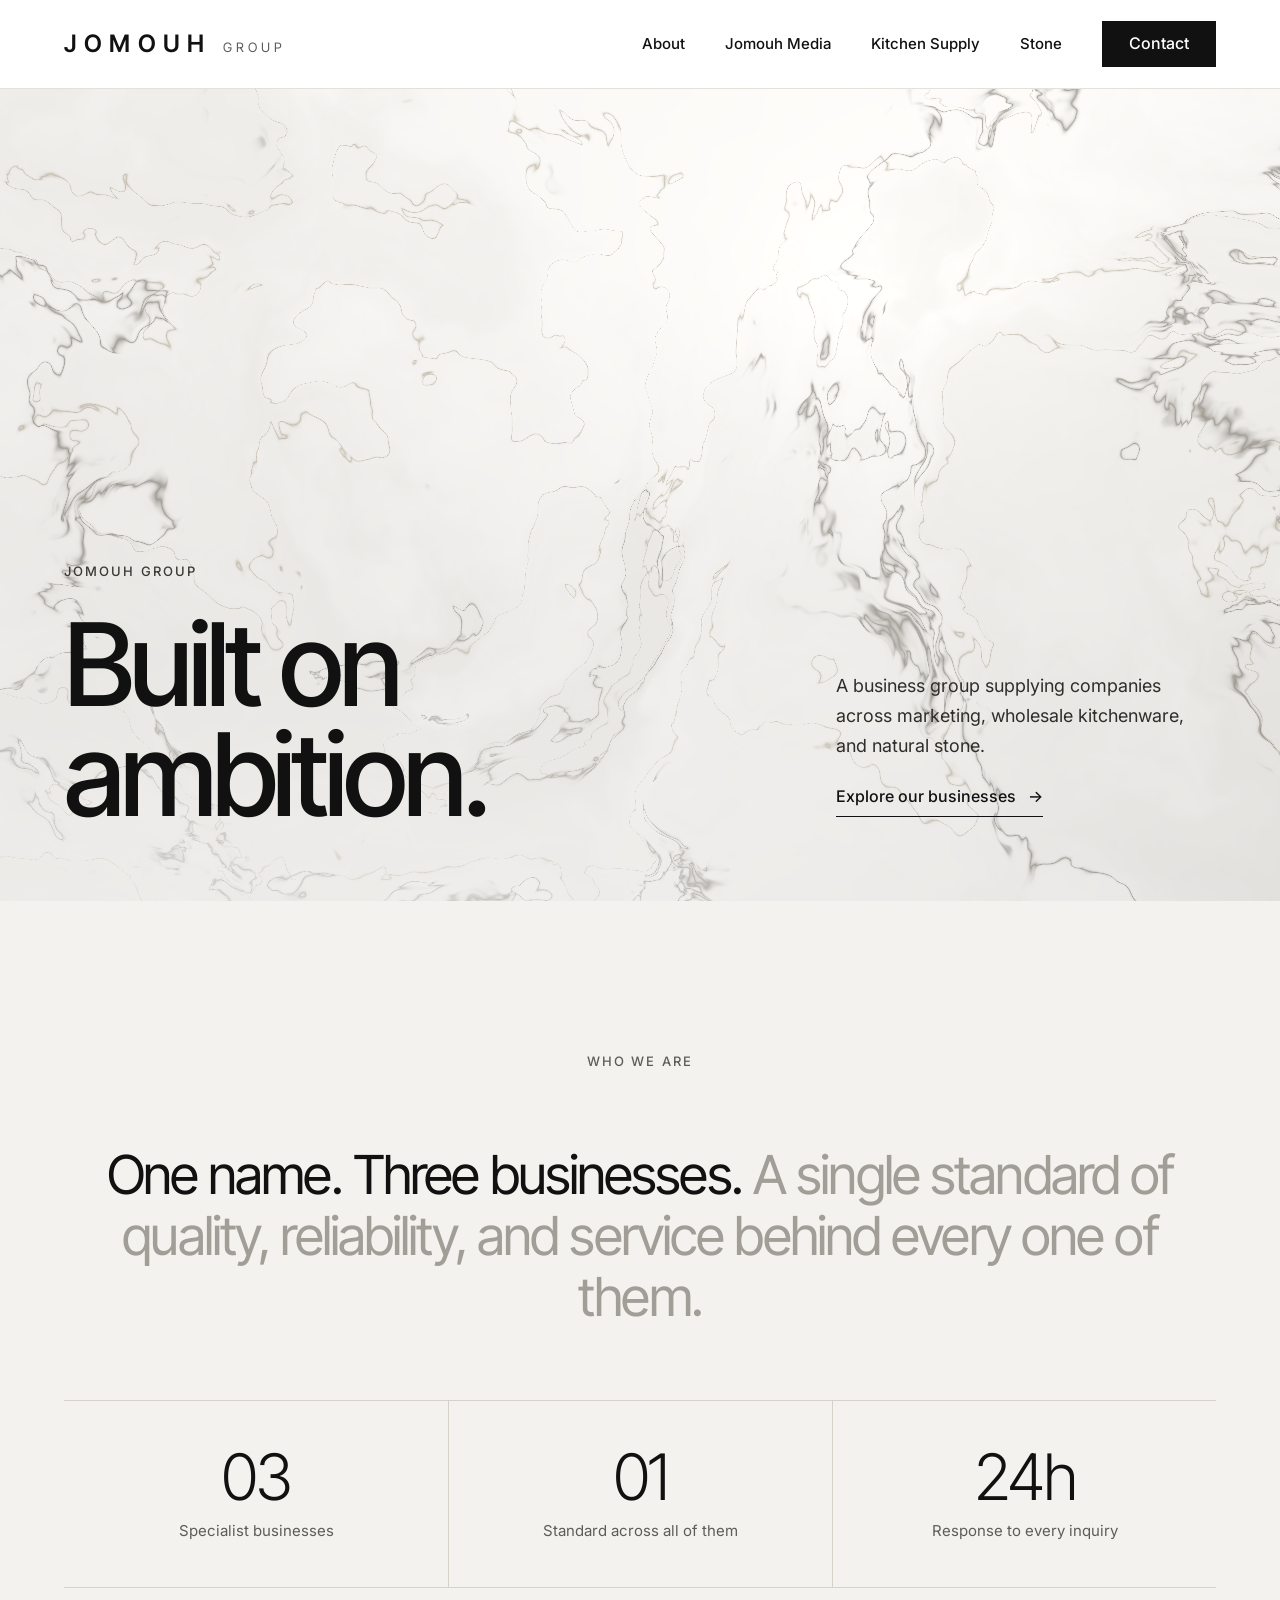
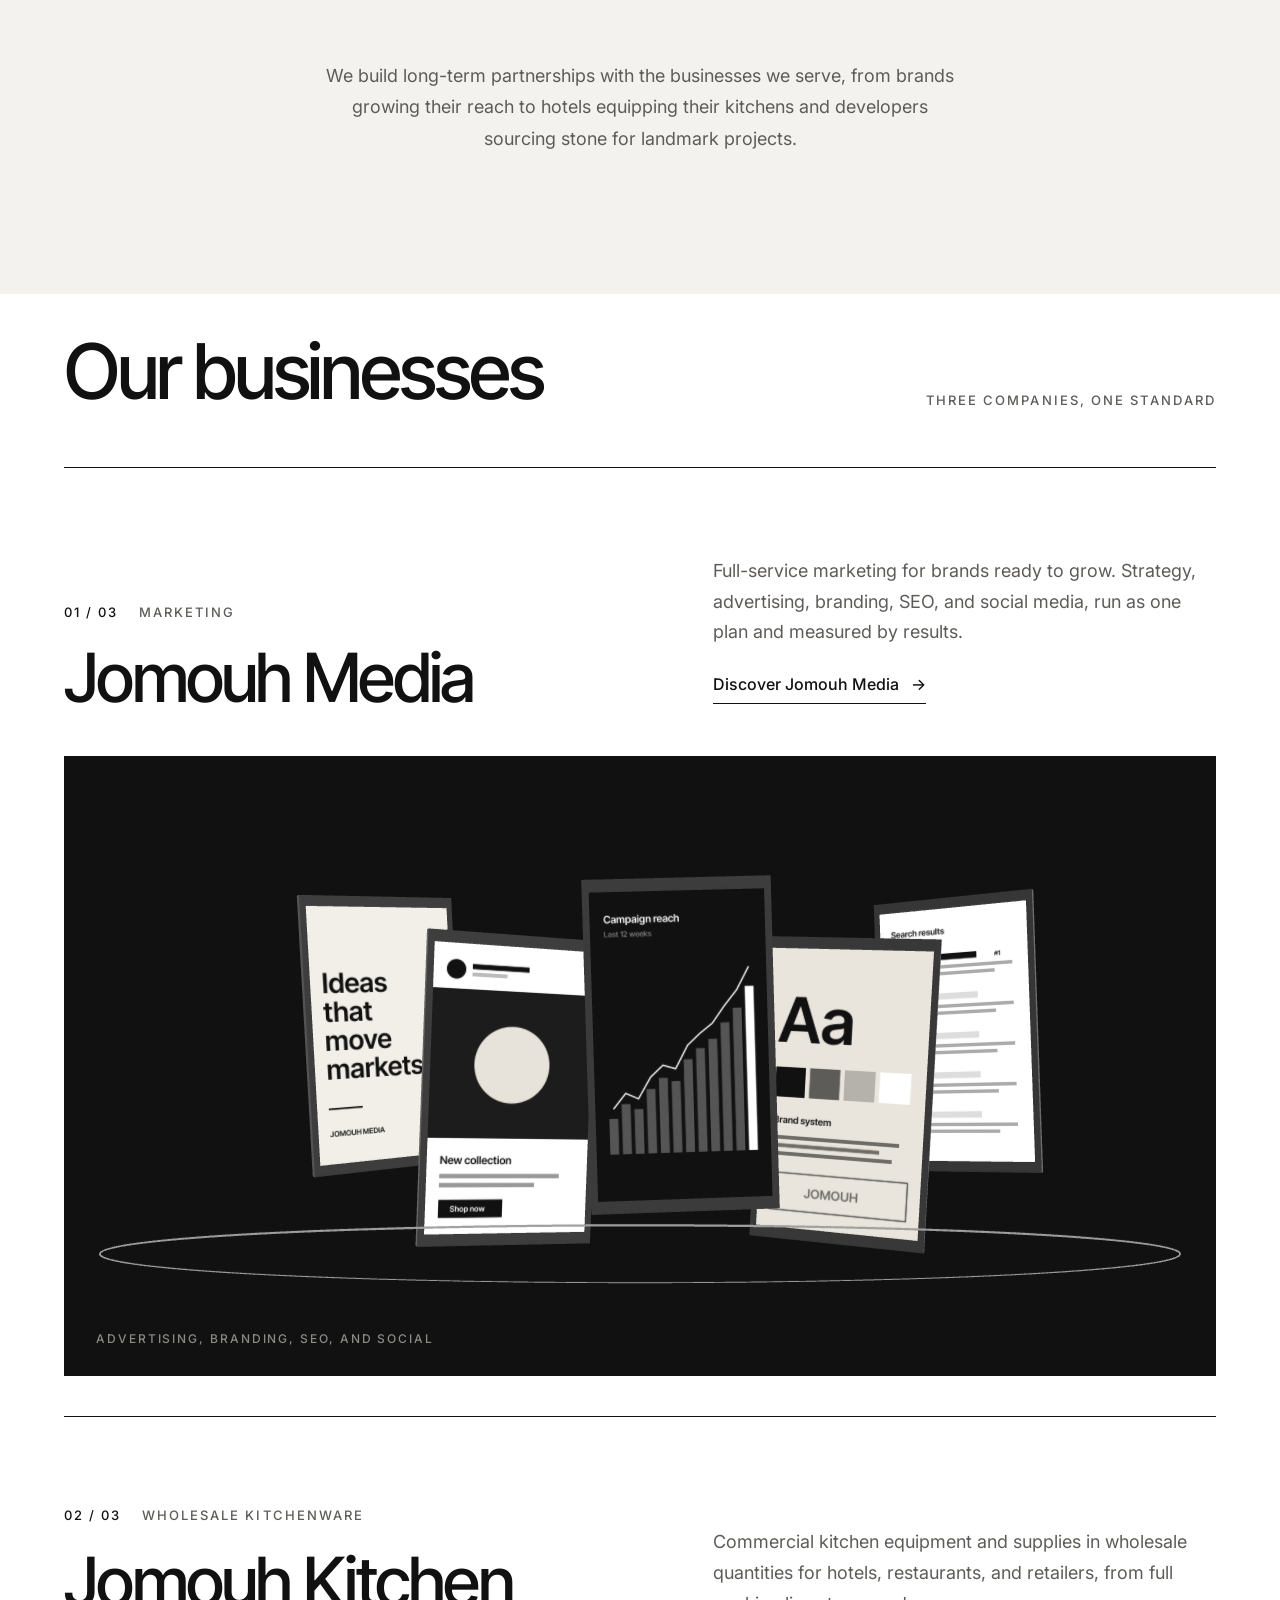
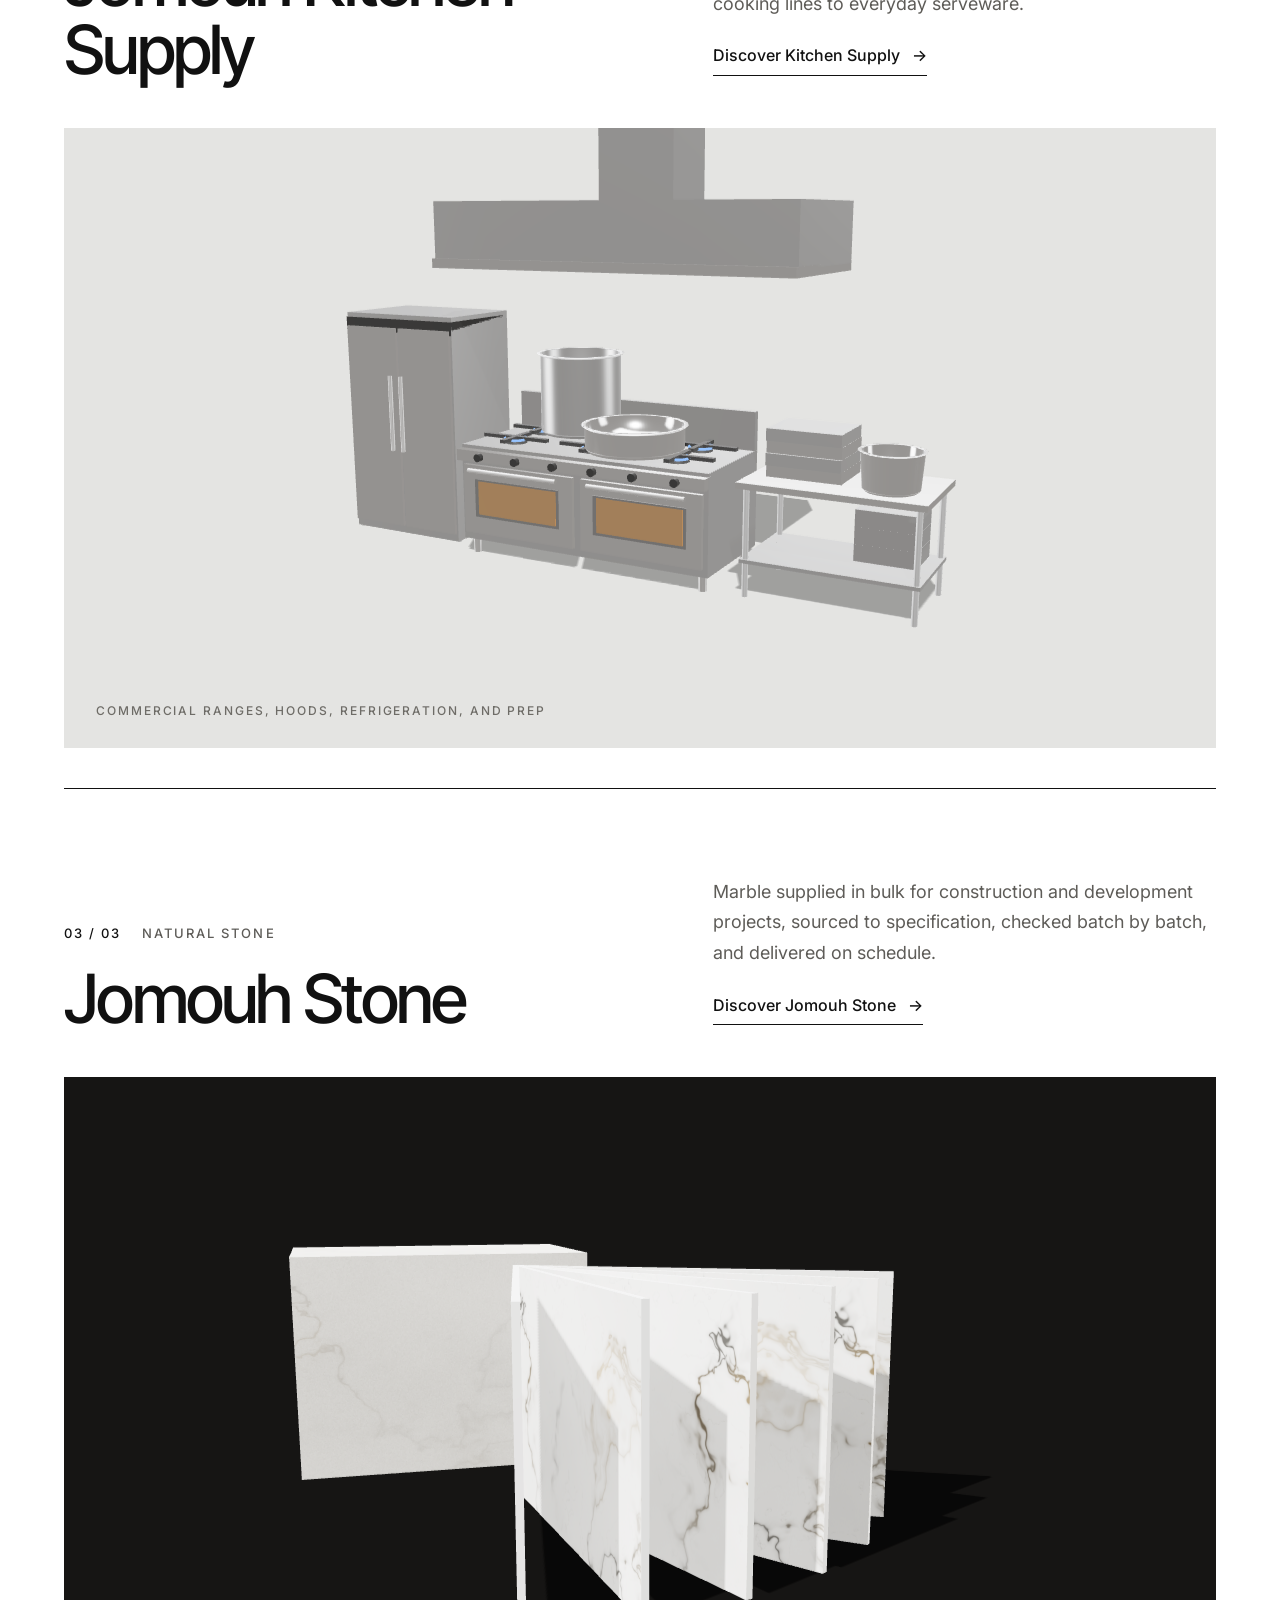
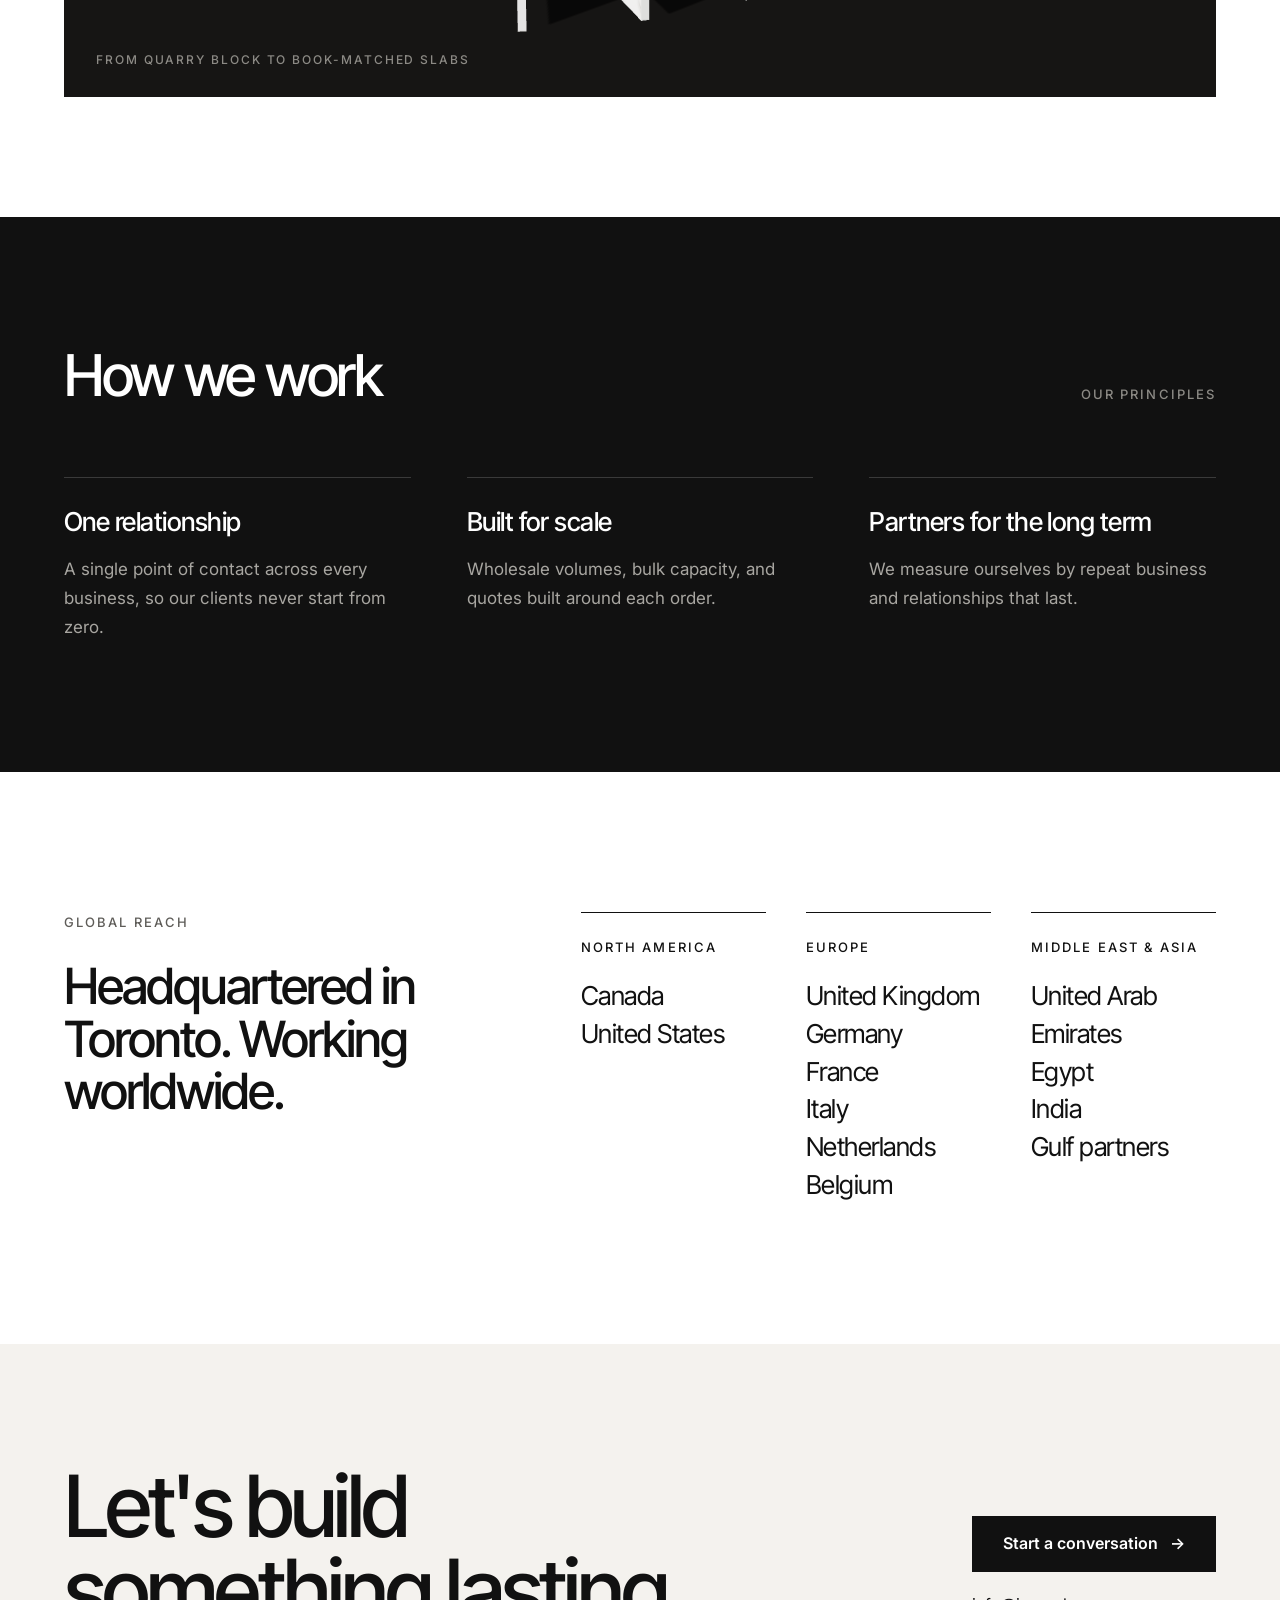
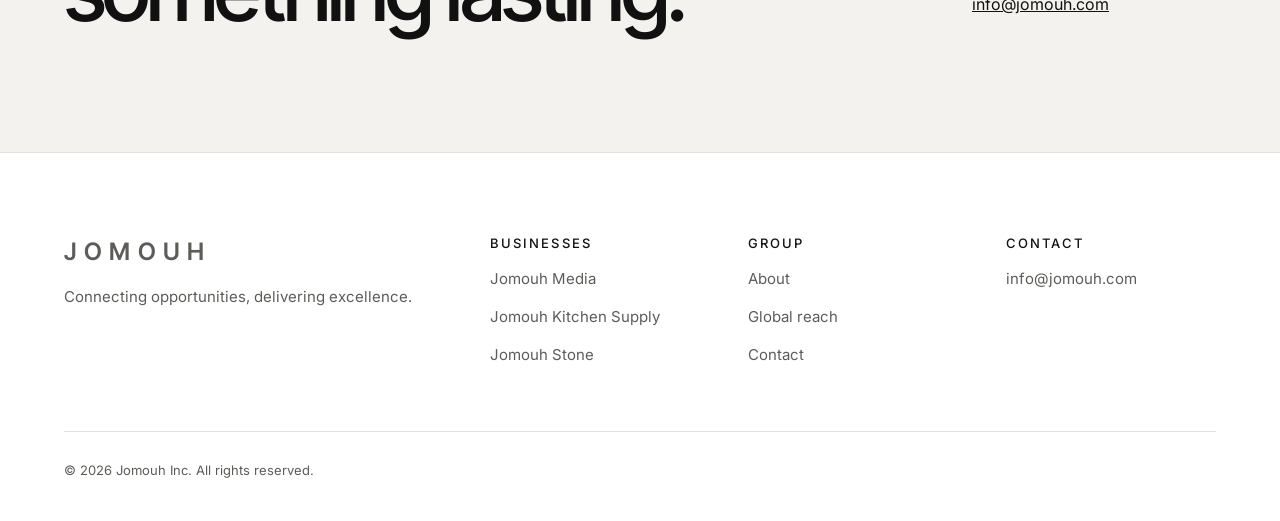
<file: index.html>
<!doctype html>
<html lang="en">
<head>
<meta charset="utf-8">
<meta name="viewport" content="width=device-width, initial-scale=1">
<title>Jomouh Group — Media, Kitchen Supply and Stone</title>
<meta name="description" content="Jomouh Group is a business group supplying companies across marketing, wholesale commercial kitchen equipment, and natural stone.">
<link rel="canonical" href="https://jomouh.com/">
<meta property="og:type" content="website">
<meta property="og:site_name" content="Jomouh Group">
<meta property="og:title" content="Jomouh Group — Media, Kitchen Supply and Stone">
<meta property="og:description" content="Jomouh Group is a business group supplying companies across marketing, wholesale commercial kitchen equipment, and natural stone.">
<meta property="og:url" content="https://jomouh.com/">
<meta name="twitter:card" content="summary">
<meta name="theme-color" content="#FFFFFF">
<link rel="icon" href="/favicon.svg" type="image/svg+xml">
<link rel="preconnect" href="https://fonts.googleapis.com">
<link rel="preconnect" href="https://fonts.gstatic.com" crossorigin>
<link rel="stylesheet" href="https://fonts.googleapis.com/css2?family=Inter+Tight:wght@300;400;500;600&family=Inter:wght@400;500;600&display=swap">
<link rel="stylesheet" href="/assets/css/site.css">
</head>
<body>
<a class="skip" href="#main">Skip to content</a>
<header class="site-header">
<div class="wrap">
<a class="brand" href="/" aria-label="Jomouh Group home"><span class="brand__name">JOMOUH</span><span class="brand__sub">GROUP</span></a>
<nav class="nav" aria-label="Main"><a href="/#about">About</a><a href="/marketing">Jomouh Media</a><a href="/kitchen-supply">Kitchen Supply</a><a href="/stone">Stone</a><a class="btn btn--dark" href="/contact">Contact</a></nav>
<button class="menu-btn" type="button" aria-label="Menu" aria-expanded="false" aria-controls="mobile-nav"><span></span><span></span></button>
</div>
</header>
<nav class="mobile-nav" id="mobile-nav" aria-label="Mobile"><a href="/#about">About</a><a href="/marketing">Jomouh Media</a><a href="/kitchen-supply">Kitchen Supply</a><a href="/stone">Stone</a><a class="btn btn--dark" href="/contact">Contact</a></nav>
<main id="main">
<section class="hero" data-marble aria-labelledby="hero-title">
<canvas aria-hidden="true"></canvas>
<div class="wrap hero__inner">
<div><p class="label">Jomouh Group</p><h1 class="display hero__title" id="hero-title">Built on<br>ambition.</h1></div>
<div class="hero__side"><p>A business group supplying companies across marketing, wholesale kitchenware, and natural stone.</p><a class="link-arrow" href="#businesses">Explore our businesses <span aria-hidden="true">→</span></a></div>
</div>
</section>

<section class="about" id="about" aria-labelledby="about-title">
<div class="wrap">
<h2 class="label" id="about-title">Who we are</h2>
<p class="about__statement">One name. Three businesses. <span>A single standard of quality, reliability, and service behind every one of them.</span></p>
<dl class="stats">
<div class="stat"><dt>03</dt><dd>Specialist businesses</dd></div>
<div class="stat"><dt>01</dt><dd>Standard across all of them</dd></div>
<div class="stat"><dt>24h</dt><dd>Response to every inquiry</dd></div>
</dl>
<p class="about__note">We build long-term partnerships with the businesses we serve, from brands growing their reach to hotels equipping their kitchens and developers sourcing stone for landmark projects.</p>
</div>
</section>

<section class="biz-section" id="businesses" aria-labelledby="biz-title">
<div class="wrap">
<div class="biz-section__head"><h2 class="display" id="biz-title">Our businesses</h2><span class="label">Three companies, one standard</span></div>
<article class="biz" aria-labelledby="biz-media">
<div class="biz__head">
<div class="biz__title"><div class="biz__meta"><span class="label label--ink">01 / 03</span><span class="label">Marketing</span></div><h3 class="display" id="biz-media">Jomouh Media</h3></div>
<div class="biz__text"><p>Full-service marketing for brands ready to grow. Strategy, advertising, branding, SEO, and social media, run as one plan and measured by results.</p><a class="link-arrow" href="/marketing">Discover Jomouh Media <span aria-hidden="true">→</span></a></div>
</div>
<div class="scene scene--media" data-scene data-kind="media" role="img" aria-label="3D illustration for Jomouh Media"><span class="scene__cap">Advertising, branding, SEO, and social</span></div>
</article><article class="biz" aria-labelledby="biz-kitchen">
<div class="biz__head">
<div class="biz__title"><div class="biz__meta"><span class="label label--ink">02 / 03</span><span class="label">Wholesale kitchenware</span></div><h3 class="display" id="biz-kitchen">Jomouh Kitchen Supply</h3></div>
<div class="biz__text"><p>Commercial kitchen equipment and supplies in wholesale quantities for hotels, restaurants, and retailers, from full cooking lines to everyday serveware.</p><a class="link-arrow" href="/kitchen-supply">Discover Kitchen Supply <span aria-hidden="true">→</span></a></div>
</div>
<div class="scene " data-scene data-kind="kitchen" role="img" aria-label="3D illustration for Jomouh Kitchen Supply"><span class="scene__cap">Commercial ranges, hoods, refrigeration, and prep</span></div>
</article><article class="biz" aria-labelledby="biz-stone">
<div class="biz__head">
<div class="biz__title"><div class="biz__meta"><span class="label label--ink">03 / 03</span><span class="label">Natural stone</span></div><h3 class="display" id="biz-stone">Jomouh Stone</h3></div>
<div class="biz__text"><p>Marble supplied in bulk for construction and development projects, sourced to specification, checked batch by batch, and delivered on schedule.</p><a class="link-arrow" href="/stone">Discover Jomouh Stone <span aria-hidden="true">→</span></a></div>
</div>
<div class="scene scene--dark" data-scene data-kind="stone" role="img" aria-label="3D illustration for Jomouh Stone"><span class="scene__cap">From quarry block to book-matched slabs</span></div>
</article>
</div>
</section>

<section class="principles on-dark" aria-labelledby="pr-title">
<div class="wrap">
<div class="principles__head"><h2 class="display" id="pr-title">How we work</h2><span class="label">Our principles</span></div>
<div class="grid-3">
<div class="principle"><h3>One relationship</h3><p>A single point of contact across every business, so our clients never start from zero.</p></div>
<div class="principle"><h3>Built for scale</h3><p>Wholesale volumes, bulk capacity, and quotes built around each order.</p></div>
<div class="principle"><h3>Partners for the long term</h3><p>We measure ourselves by repeat business and relationships that last.</p></div>
</div>
</div>
</section>

<section class="reach" id="reach" aria-labelledby="reach-title">
<div class="wrap">
<div><p class="label">Global reach</p><h2 class="display" id="reach-title">Headquartered in Toronto. Working worldwide.</h2></div>
<div class="regions">
<div class="region"><h3 class="label label--ink">North America</h3><ul><li>Canada</li><li>United States</li></ul></div>
<div class="region"><h3 class="label label--ink">Europe</h3><ul><li>United Kingdom</li><li>Germany</li><li>France</li><li>Italy</li><li>Netherlands</li><li>Belgium</li></ul></div>
<div class="region"><h3 class="label label--ink">Middle East &amp; Asia</h3><ul><li>United Arab Emirates</li><li>Egypt</li><li>India</li><li>Gulf partners</li></ul></div>
</div>
</div>
</section>

<section class="closing" aria-labelledby="cl-title">
<div class="wrap">
<h2 class="display" id="cl-title">Let's build<br>something lasting.</h2>
<div class="closing__act"><a class="btn btn--dark" href="/contact">Start a conversation <span aria-hidden="true">→</span></a><a href="mailto:info@jomouh.com">info@jomouh.com</a></div>
</div>
</section>
</main>
<footer class="site-footer">
<div class="wrap">
<div class="footer-grid">
<div class="footer-col"><a class="brand" href="/"><span class="brand__name">JOMOUH</span></a><span>Connecting opportunities, delivering excellence.</span></div>
<div class="footer-col"><span class="label label--ink">Businesses</span><a href="/marketing">Jomouh Media</a><a href="/kitchen-supply">Jomouh Kitchen Supply</a><a href="/stone">Jomouh Stone</a></div>
<div class="footer-col"><span class="label label--ink">Group</span><a href="/#about">About</a><a href="/#reach">Global reach</a><a href="/contact">Contact</a></div>
<div class="footer-col"><span class="label label--ink">Contact</span><a href="mailto:info@jomouh.com">info@jomouh.com</a></div>
</div>
<div class="footer-bottom"><span>© <span data-year>2026</span> Jomouh Inc. All rights reserved.</span></div>
</div>
</footer>
<script src="/assets/js/three.min.js" defer></script>
<script src="/assets/js/scene3d.js" defer></script>
<script src="/assets/js/marble.js" defer></script>
<script src="/assets/js/site.js" defer></script>
<script>document.querySelectorAll("[data-year]").forEach(function(e){e.textContent=new Date().getFullYear()})</script>
</body>
</html>
</file>
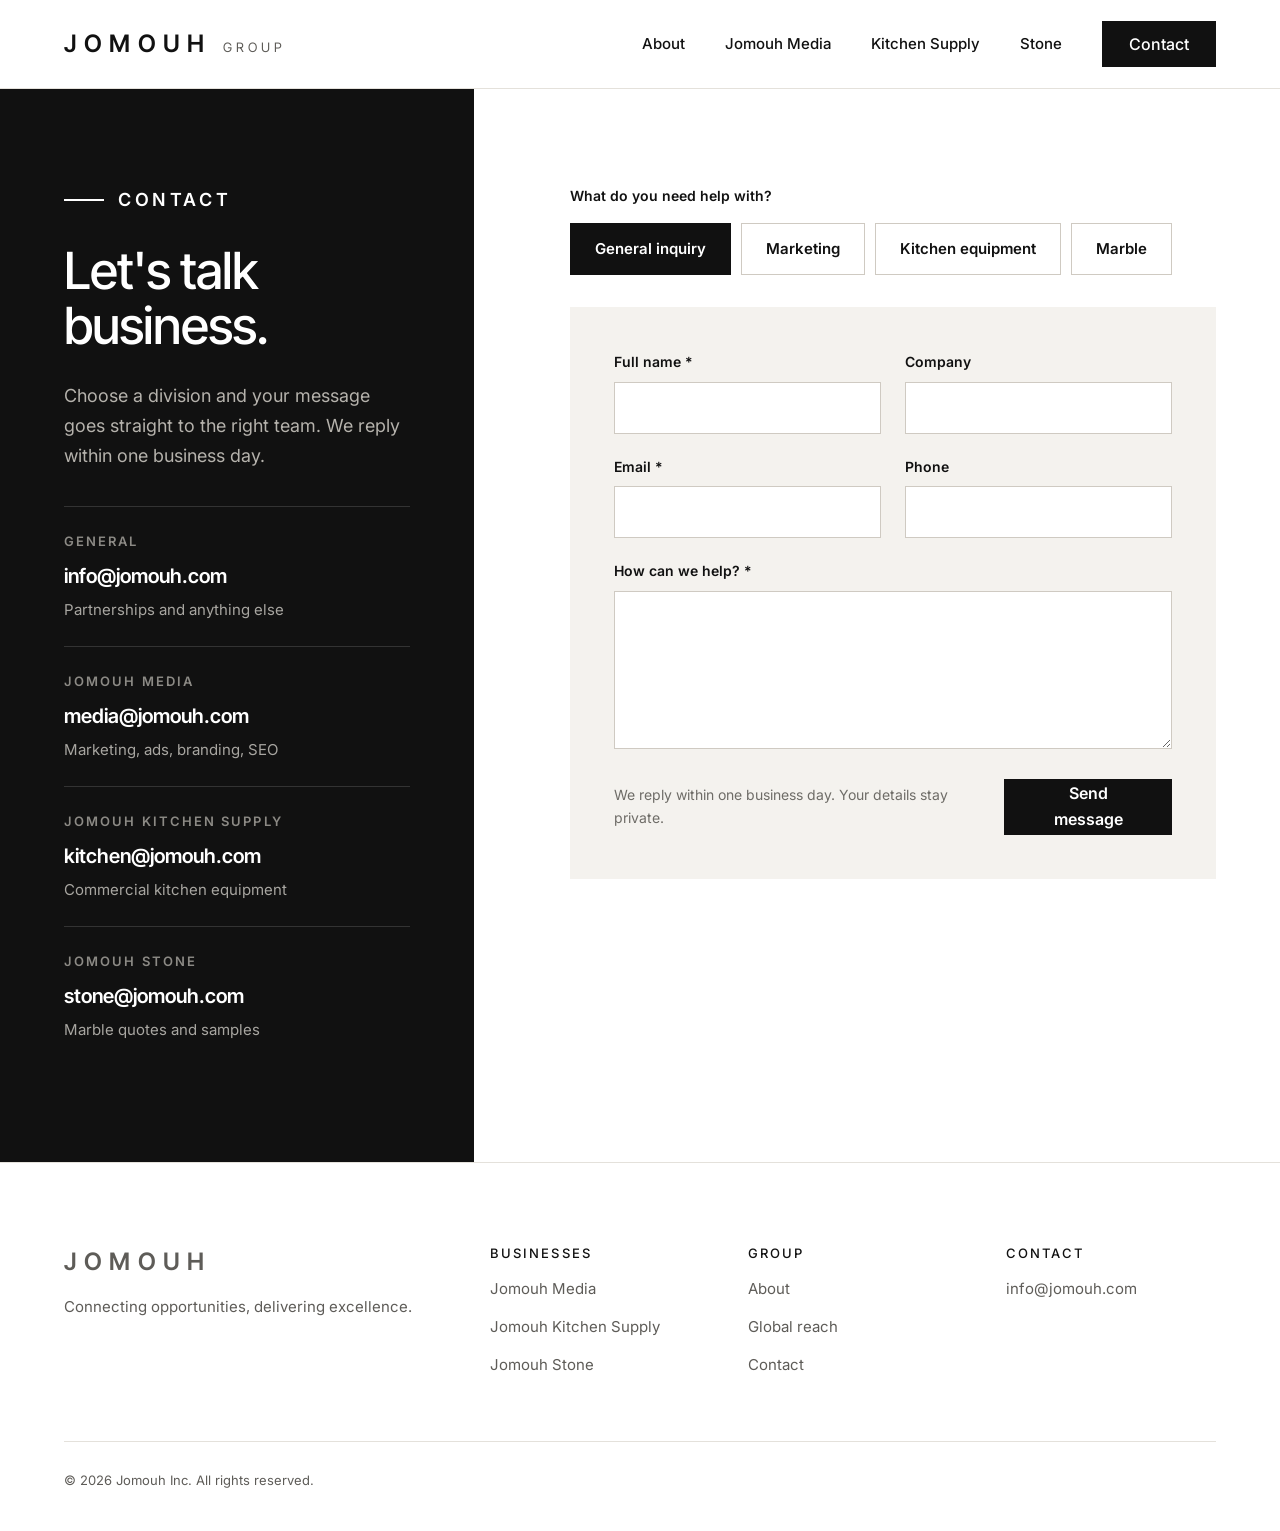
<file: contact.html>
<!doctype html>
<html lang="en">
<head>
<meta charset="utf-8">
<meta name="viewport" content="width=device-width, initial-scale=1">
<title>Contact Jomouh Group</title>
<meta name="description" content="Contact Jomouh Group. Choose Jomouh Media, Jomouh Kitchen Supply, or Jomouh Stone and your message goes straight to the right team.">
<link rel="canonical" href="https://jomouh.com/contact">
<meta property="og:type" content="website">
<meta property="og:site_name" content="Jomouh Group">
<meta property="og:title" content="Contact Jomouh Group">
<meta property="og:description" content="Contact Jomouh Group. Choose Jomouh Media, Jomouh Kitchen Supply, or Jomouh Stone and your message goes straight to the right team.">
<meta property="og:url" content="https://jomouh.com/contact">
<meta name="twitter:card" content="summary">
<meta name="theme-color" content="#FFFFFF">
<link rel="icon" href="/favicon.svg" type="image/svg+xml">
<link rel="preconnect" href="https://fonts.googleapis.com">
<link rel="preconnect" href="https://fonts.gstatic.com" crossorigin>
<link rel="stylesheet" href="https://fonts.googleapis.com/css2?family=Inter+Tight:wght@300;400;500;600&family=Inter:wght@400;500;600&display=swap">
<link rel="stylesheet" href="/assets/css/site.css">
</head>
<body>
<a class="skip" href="#main">Skip to content</a>
<header class="site-header">
<div class="wrap">
<a class="brand" href="/" aria-label="Jomouh Group home"><span class="brand__name">JOMOUH</span><span class="brand__sub">GROUP</span></a>
<nav class="nav" aria-label="Main"><a href="/#about">About</a><a href="/marketing">Jomouh Media</a><a href="/kitchen-supply">Kitchen Supply</a><a href="/stone">Stone</a><a class="btn btn--dark" href="/contact" aria-current="page">Contact</a></nav>
<button class="menu-btn" type="button" aria-label="Menu" aria-expanded="false" aria-controls="mobile-nav"><span></span><span></span></button>
</div>
</header>
<nav class="mobile-nav" id="mobile-nav" aria-label="Mobile"><a href="/#about">About</a><a href="/marketing">Jomouh Media</a><a href="/kitchen-supply">Kitchen Supply</a><a href="/stone">Stone</a><a class="btn btn--dark" href="/contact">Contact</a></nav>
<main id="main" class="contact-layout">
<section class="contact-aside on-dark" aria-labelledby="c-title">
<p class="eyebrow">Contact</p>
<h1 id="c-title">Let's talk business.</h1>
<p>Choose a division and your message goes straight to the right team. We reply within one business day.</p>
<dl class="contact-list">
<div><dt>General</dt><dd><a href="mailto:info@jomouh.com">info@jomouh.com</a><span>Partnerships and anything else</span></dd></div>
<div><dt>Jomouh Media</dt><dd><a href="mailto:media@jomouh.com">media@jomouh.com</a><span>Marketing, ads, branding, SEO</span></dd></div>
<div><dt>Jomouh Kitchen Supply</dt><dd><a href="mailto:kitchen@jomouh.com">kitchen@jomouh.com</a><span>Commercial kitchen equipment</span></dd></div>
<div><dt>Jomouh Stone</dt><dd><a href="mailto:stone@jomouh.com">stone@jomouh.com</a><span>Marble quotes and samples</span></dd></div>
</dl>
</section>
<section class="contact-main" aria-label="Contact form">
<div><p style="font-size:14px;font-weight:600;margin-bottom:16px" id="tabs-label">What do you need help with?</p>
<div class="tabs" role="tablist" aria-labelledby="tabs-label"><button class="tab" type="button" role="tab" id="tab-general" data-tab="general" aria-controls="panel-general" aria-selected="true">General inquiry</button><button class="tab" type="button" role="tab" id="tab-media" data-tab="media" aria-controls="panel-media" aria-selected="false">Marketing</button><button class="tab" type="button" role="tab" id="tab-kitchen" data-tab="kitchen" aria-controls="panel-kitchen" aria-selected="false">Kitchen equipment</button><button class="tab" type="button" role="tab" id="tab-stone" data-tab="stone" aria-controls="panel-stone" aria-selected="false">Marble</button></div></div>
<form class="form" id="contact-form" data-division="general" data-subject="Website inquiry" novalidate>
<div class="field"><label for="c-name">Full name <span aria-hidden="true">*</span></label><input id="c-name" name="name" type="text" required autocomplete="name"></div><div class="field"><label for="c-company">Company</label><input id="c-company" name="company" type="text" autocomplete="organization"></div><div class="field"><label for="c-email">Email <span aria-hidden="true">*</span></label><input id="c-email" name="email" type="email" required autocomplete="email"></div><div class="field"><label for="c-phone">Phone</label><input id="c-phone" name="phone" type="tel" autocomplete="tel"></div>
<div class="group" data-group="general" role="tabpanel" id="panel-general" aria-labelledby="tab-general"><div class="field field--full"><label for="g-msg">How can we help? <span aria-hidden="true">*</span></label><textarea id="g-msg" name="message" rows="5" required></textarea></div></div><div class="group" data-group="media" role="tabpanel" id="panel-media" aria-labelledby="tab-media" hidden><div class="field"><label for="m-site">Company website</label><input id="m-site" name="website" type="url" autocomplete="url"></div><div class="field"><label for="m-budget">Monthly budget</label><select id="m-budget" name="budget"><option>Under $2,000</option><option>$2,000 to $5,000</option><option>$5,000 to $15,000</option><option>$15,000+</option></select></div><div class="field field--full"><label for="m-svc">Services of interest</label><select id="m-svc" name="services"><option>Full marketing strategy</option><option>Advertising</option><option>Branding</option><option>SEO</option><option>Social media</option></select></div><div class="field field--full"><label for="m-msg">What are your goals? <span aria-hidden="true">*</span></label><textarea id="m-msg" name="message" rows="4" required></textarea></div></div><div class="group" data-group="kitchen" role="tabpanel" id="panel-kitchen" aria-labelledby="tab-kitchen" hidden><div class="field"><label for="kk-type">Business type</label><select id="kk-type" name="business_type"><option>Hotel</option><option>Restaurant</option><option>Retail store</option><option>Catering</option><option>Other</option></select></div><div class="field"><label for="kk-loc">Delivery city and country</label><input id="kk-loc" name="delivery" type="text"></div><div class="field field--full"><label for="kk-msg">Equipment and estimated quantities <span aria-hidden="true">*</span></label><textarea id="kk-msg" name="message" rows="4" required></textarea></div></div><div class="group" data-group="stone" role="tabpanel" id="panel-stone" aria-labelledby="tab-stone" hidden><div class="field"><label for="ss-stone">Stone type</label><select id="ss-stone" name="stone"><option>Carrara White</option><option>Calacatta</option><option>Statuario</option><option>Emperador Dark</option><option>Crema Marfil</option><option>Nero Marquina</option><option>Other or not sure</option></select></div><div class="field"><label for="ss-qty">Quantity (m² or sq ft)</label><input id="ss-qty" name="quantity" type="text"></div><div class="field"><label for="ss-loc">Delivery city and country</label><input id="ss-loc" name="delivery" type="text"></div><div class="field"><label for="ss-time">Timeline</label><select id="ss-time" name="timeline"><option>Within 1 month</option><option>1 to 3 months</option><option>3 to 6 months</option><option>Planning stage</option></select></div><div class="field field--full"><label for="ss-msg">Project details <span aria-hidden="true">*</span></label><textarea id="ss-msg" name="message" rows="4" required></textarea></div></div>
<div class="hp" aria-hidden="true"><label>Leave empty <input type="text" name="_gotcha" tabindex="-1" autocomplete="off"></label></div>
<p class="form__status" role="status" aria-live="polite"></p>
<div class="form__foot"><small>We reply within one business day. Your details stay private.</small><button class="btn btn--dark" type="submit">Send message</button></div>
</form>
</section>
</main>
<footer class="site-footer">
<div class="wrap">
<div class="footer-grid">
<div class="footer-col"><a class="brand" href="/"><span class="brand__name">JOMOUH</span></a><span>Connecting opportunities, delivering excellence.</span></div>
<div class="footer-col"><span class="label label--ink">Businesses</span><a href="/marketing">Jomouh Media</a><a href="/kitchen-supply">Jomouh Kitchen Supply</a><a href="/stone">Jomouh Stone</a></div>
<div class="footer-col"><span class="label label--ink">Group</span><a href="/#about">About</a><a href="/#reach">Global reach</a><a href="/contact">Contact</a></div>
<div class="footer-col"><span class="label label--ink">Contact</span><a href="mailto:info@jomouh.com">info@jomouh.com</a></div>
</div>
<div class="footer-bottom"><span>© <span data-year>2026</span> Jomouh Inc. All rights reserved.</span></div>
</div>
</footer>
<script src="/assets/js/site.js" defer></script>
<script>document.querySelectorAll("[data-year]").forEach(function(e){e.textContent=new Date().getFullYear()})</script>
</body>
</html>
</file>
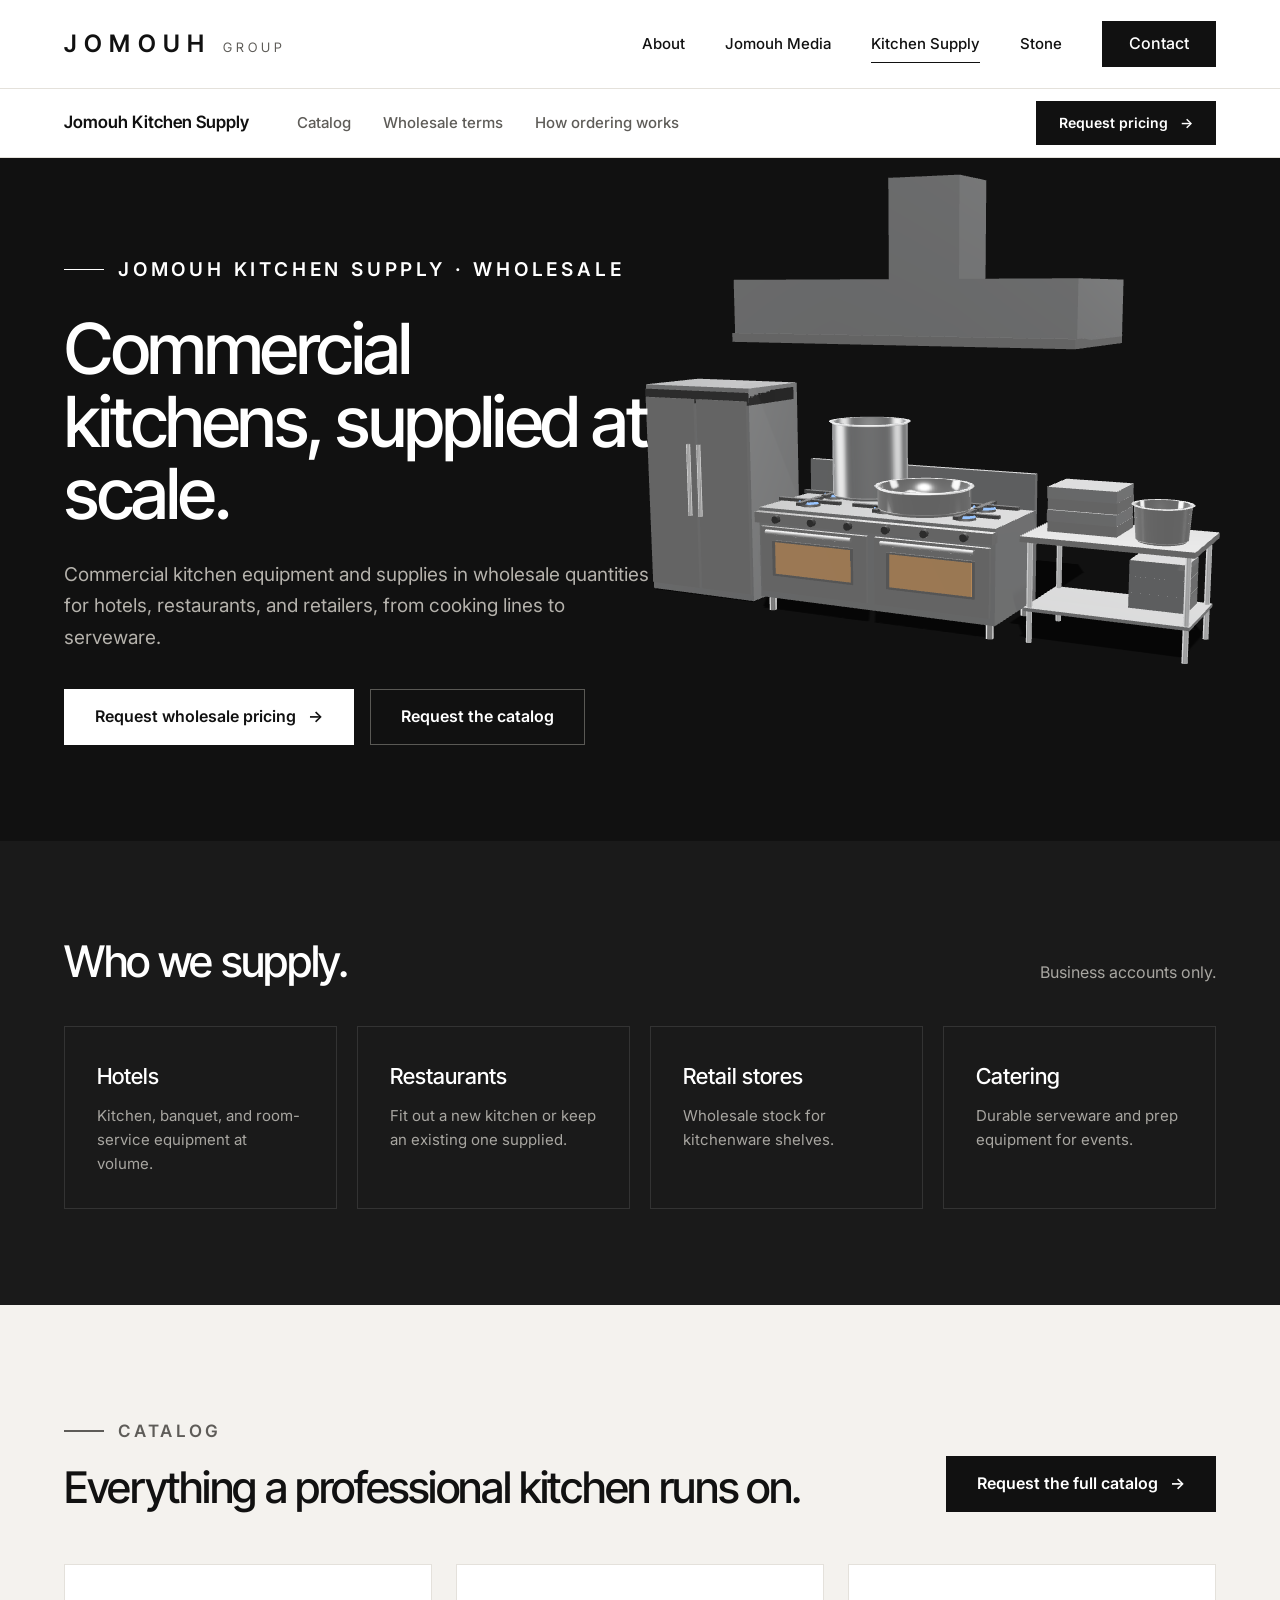
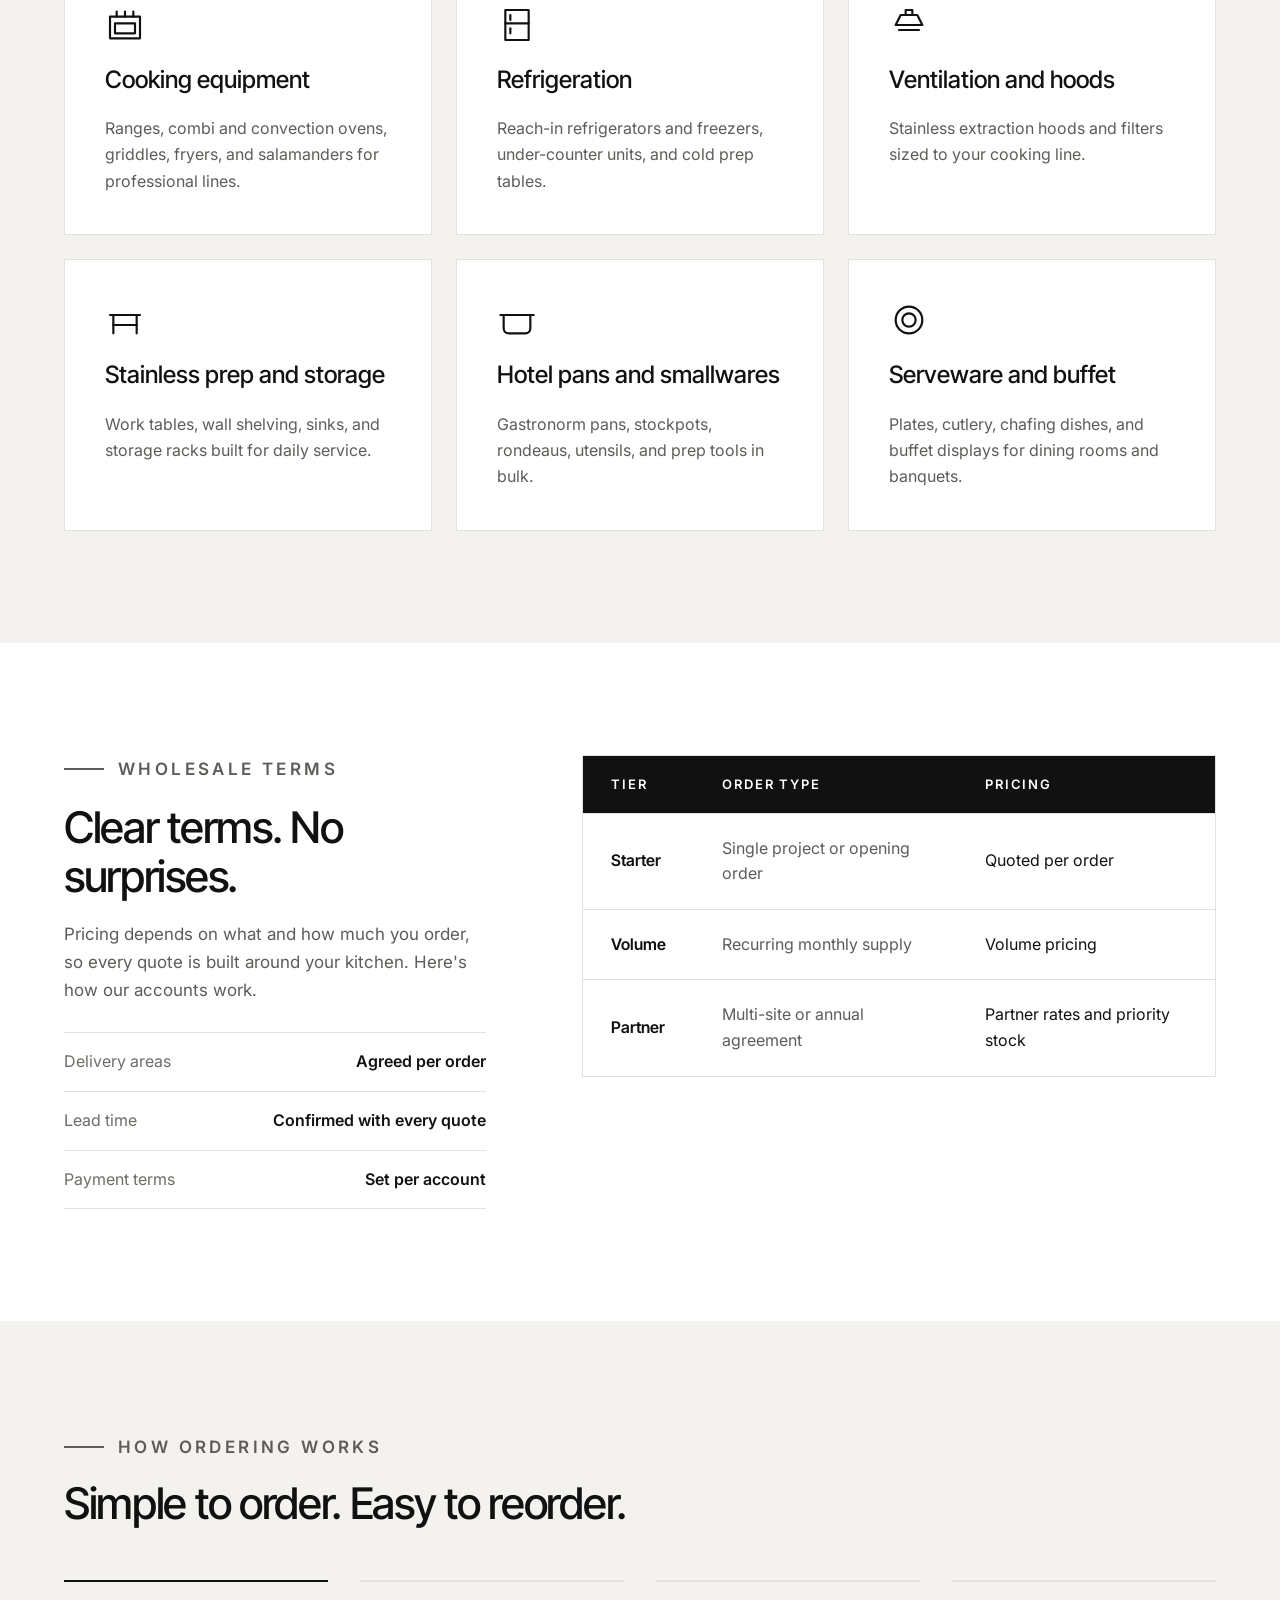
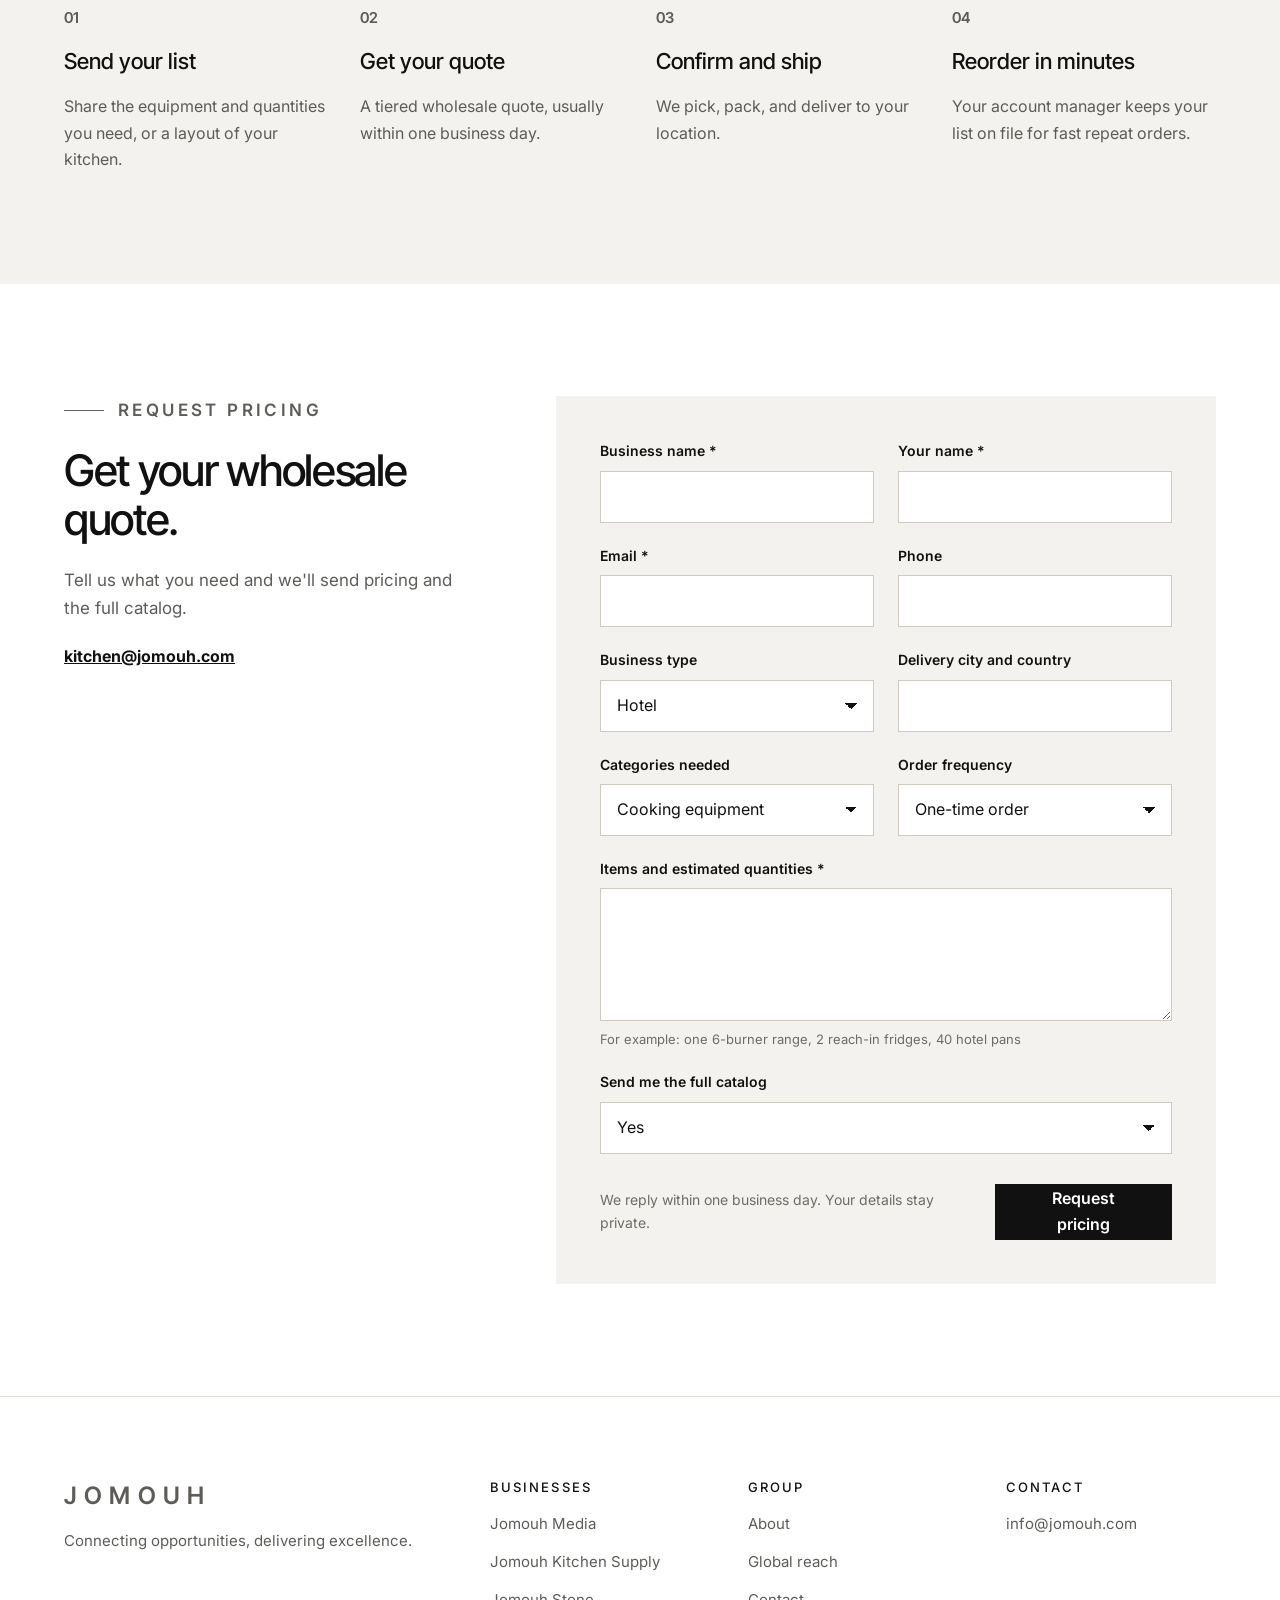
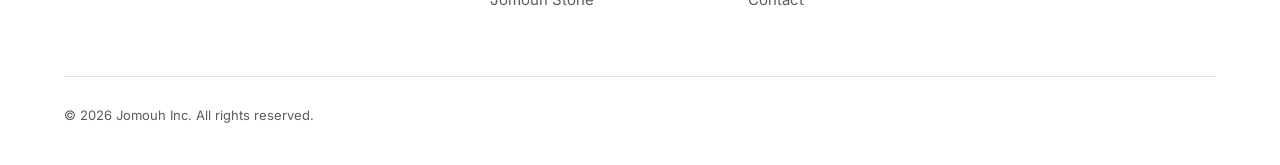
<file: kitchen-supply.html>
<!doctype html>
<html lang="en">
<head>
<meta charset="utf-8">
<meta name="viewport" content="width=device-width, initial-scale=1">
<title>Jomouh Kitchen Supply — Commercial Kitchen Equipment, Wholesale</title>
<meta name="description" content="Commercial kitchen equipment and supplies in wholesale quantities for hotels, restaurants, and retailers: cooking lines, refrigeration, hoods, stainless prep, and serveware.">
<link rel="canonical" href="https://jomouh.com/kitchen-supply">
<meta property="og:type" content="website">
<meta property="og:site_name" content="Jomouh Group">
<meta property="og:title" content="Jomouh Kitchen Supply — Commercial Kitchen Equipment, Wholesale">
<meta property="og:description" content="Commercial kitchen equipment and supplies in wholesale quantities for hotels, restaurants, and retailers: cooking lines, refrigeration, hoods, stainless prep, and serveware.">
<meta property="og:url" content="https://jomouh.com/kitchen-supply">
<meta name="twitter:card" content="summary">
<meta name="theme-color" content="#FFFFFF">
<link rel="icon" href="/favicon.svg" type="image/svg+xml">
<link rel="preconnect" href="https://fonts.googleapis.com">
<link rel="preconnect" href="https://fonts.gstatic.com" crossorigin>
<link rel="stylesheet" href="https://fonts.googleapis.com/css2?family=Inter+Tight:wght@300;400;500;600&family=Inter:wght@400;500;600&display=swap">
<link rel="stylesheet" href="/assets/css/site.css">
</head>
<body>
<a class="skip" href="#main">Skip to content</a>
<header class="site-header">
<div class="wrap">
<a class="brand" href="/" aria-label="Jomouh Group home"><span class="brand__name">JOMOUH</span><span class="brand__sub">GROUP</span></a>
<nav class="nav" aria-label="Main"><a href="/#about">About</a><a href="/marketing">Jomouh Media</a><a href="/kitchen-supply" aria-current="page">Kitchen Supply</a><a href="/stone">Stone</a><a class="btn btn--dark" href="/contact">Contact</a></nav>
<button class="menu-btn" type="button" aria-label="Menu" aria-expanded="false" aria-controls="mobile-nav"><span></span><span></span></button>
</div>
</header>
<nav class="mobile-nav" id="mobile-nav" aria-label="Mobile"><a href="/#about">About</a><a href="/marketing">Jomouh Media</a><a href="/kitchen-supply" aria-current="page">Kitchen Supply</a><a href="/stone">Stone</a><a class="btn btn--dark" href="/contact">Contact</a></nav>
<div class="divbar"><div class="wrap"><div class="divbar__left"><span class="divbar__name">Jomouh Kitchen Supply</span><nav aria-label="Jomouh Kitchen Supply sections"><a href="#catalog">Catalog</a><a href="#terms">Wholesale terms</a><a href="#process">How ordering works</a></nav></div><a class="btn btn--dark" href="#pricing">Request pricing <span aria-hidden="true">→</span></a></div></div>
<main id="main">
<section class="page-hero on-dark" aria-labelledby="hero-title">
<div class="page-hero__scene" data-scene data-kind="kitchen" data-tone="dark" role="img" aria-label="3D commercial kitchen line with range, oven, hood, refrigerator, and prep table"></div>
<div class="wrap"><div class="page-hero__content">
<p class="eyebrow">Jomouh Kitchen Supply · Wholesale</p>
<h1 id="hero-title">Commercial kitchens, supplied at scale.</h1>
<p>Commercial kitchen equipment and supplies in wholesale quantities for hotels, restaurants, and retailers, from cooking lines to serveware.</p>
<div class="btn-row"><a class="btn btn--light" href="#pricing">Request wholesale pricing <span aria-hidden="true">→</span></a><a class="btn btn--outline" href="#pricing">Request the catalog</a></div>
</div></div>
</section>
<section class="sec sec--dark on-dark" aria-labelledby="who-title" style="padding:96px 0;background:#1A1A1A"><div class="wrap">
<div class="who-head"><h2 class="h2" id="who-title">Who we supply.</h2><p>Business accounts only.</p></div>
<div class="who">
<div class="who__item"><h3>Hotels</h3><p>Kitchen, banquet, and room-service equipment at volume.</p></div>
<div class="who__item"><h3>Restaurants</h3><p>Fit out a new kitchen or keep an existing one supplied.</p></div>
<div class="who__item"><h3>Retail stores</h3><p>Wholesale stock for kitchenware shelves.</p></div>
<div class="who__item"><h3>Catering</h3><p>Durable serveware and prep equipment for events.</p></div>
</div>
</div></section>
<section class="sec sec--soft" id="catalog" aria-labelledby="cat-title"><div class="wrap">
<div class="sec__head"><div class="sec__title"><p class="eyebrow">Catalog</p><h2 class="h2" id="cat-title">Everything a professional kitchen runs on.</h2></div><a class="btn btn--dark" href="#pricing">Request the full catalog <span aria-hidden="true">→</span></a></div>
<div class="cards"><article class="card card--icon"><svg width="40" height="40" viewBox="0 0 24 24" fill="none" stroke="#111111" stroke-width="1.3" stroke-linecap="round" stroke-linejoin="round" aria-hidden="true"><path d="M3 7h18v13H3z"/><path d="M6 11h12v6H6z"/><path d="M7 4v3"/><path d="M12 4v3"/><path d="M17 4v3"/></svg><h3>Cooking equipment</h3><p>Ranges, combi and convection ovens, griddles, fryers, and salamanders for professional lines.</p></article><article class="card card--icon"><svg width="40" height="40" viewBox="0 0 24 24" fill="none" stroke="#111111" stroke-width="1.3" stroke-linecap="round" stroke-linejoin="round" aria-hidden="true"><rect x="5" y="3" width="14" height="18"/><path d="M5 11h14"/><path d="M8 6v3"/><path d="M8 14v3"/></svg><h3>Refrigeration</h3><p>Reach-in refrigerators and freezers, under-counter units, and cold prep tables.</p></article><article class="card card--icon"><svg width="40" height="40" viewBox="0 0 24 24" fill="none" stroke="#111111" stroke-width="1.3" stroke-linecap="round" stroke-linejoin="round" aria-hidden="true"><path d="M4 12h16l-3-6H7z"/><path d="M10 6V3h4v3"/><path d="M6 15h12"/></svg><h3>Ventilation and hoods</h3><p>Stainless extraction hoods and filters sized to your cooking line.</p></article><article class="card card--icon"><svg width="40" height="40" viewBox="0 0 24 24" fill="none" stroke="#111111" stroke-width="1.3" stroke-linecap="round" stroke-linejoin="round" aria-hidden="true"><path d="M3 9h18"/><path d="M5 9v11"/><path d="M19 9v11"/><path d="M5 15h14"/></svg><h3>Stainless prep and storage</h3><p>Work tables, wall shelving, sinks, and storage racks built for daily service.</p></article><article class="card card--icon"><svg width="40" height="40" viewBox="0 0 24 24" fill="none" stroke="#111111" stroke-width="1.3" stroke-linecap="round" stroke-linejoin="round" aria-hidden="true"><path d="M4 9h16v8a3 3 0 0 1-3 3H7a3 3 0 0 1-3-3z"/><path d="M2 9h2"/><path d="M20 9h2"/></svg><h3>Hotel pans and smallwares</h3><p>Gastronorm pans, stockpots, rondeaus, utensils, and prep tools in bulk.</p></article><article class="card card--icon"><svg width="40" height="40" viewBox="0 0 24 24" fill="none" stroke="#111111" stroke-width="1.3" stroke-linecap="round" stroke-linejoin="round" aria-hidden="true"><circle cx="12" cy="12" r="8"/><circle cx="12" cy="12" r="4"/></svg><h3>Serveware and buffet</h3><p>Plates, cutlery, chafing dishes, and buffet displays for dining rooms and banquets.</p></article></div>
</div></section>
<section class="sec" id="terms" aria-labelledby="terms-title"><div class="wrap split">
<div class="split__intro"><p class="eyebrow">Wholesale terms</p><h2 class="h2" id="terms-title">Clear terms. No surprises.</h2><p>Pricing depends on what and how much you order, so every quote is built around your kitchen. Here's how our accounts work.</p>
<dl class="terms"><div><dt>Delivery areas</dt><dd>Agreed per order</dd></div><div><dt>Lead time</dt><dd>Confirmed with every quote</dd></div><div><dt>Payment terms</dt><dd>Set per account</dd></div></dl></div>
<div class="table-wrap"><table class="tiers"><thead><tr><th scope="col">Tier</th><th scope="col">Order type</th><th scope="col">Pricing</th></tr></thead><tbody>
<tr><td>Starter</td><td>Single project or opening order</td><td>Quoted per order</td></tr>
<tr><td>Volume</td><td>Recurring monthly supply</td><td>Volume pricing</td></tr>
<tr><td>Partner</td><td>Multi-site or annual agreement</td><td>Partner rates and priority stock</td></tr>
</tbody></table></div>
</div></section>
<section class="sec sec--soft" id="process" aria-labelledby="proc-title"><div class="wrap">
<div class="sec__head"><div class="sec__title"><p class="eyebrow">How ordering works</p><h2 class="h2" id="proc-title">Simple to order. Easy to reorder.</h2></div></div>
<ol class="steps"><li class="step"><span class="step__n">01</span><h3>Send your list</h3><p>Share the equipment and quantities you need, or a layout of your kitchen.</p></li><li class="step"><span class="step__n">02</span><h3>Get your quote</h3><p>A tiered wholesale quote, usually within one business day.</p></li><li class="step"><span class="step__n">03</span><h3>Confirm and ship</h3><p>We pick, pack, and deliver to your location.</p></li><li class="step"><span class="step__n">04</span><h3>Reorder in minutes</h3><p>Your account manager keeps your list on file for fast repeat orders.</p></li></ol>
</div></section>
<section class="sec form-sec" id="pricing" aria-labelledby="p-title"><div class="wrap">
<div class="form-intro"><p class="eyebrow">Request pricing</p><h2 class="h2" id="p-title">Get your wholesale quote.</h2><p>Tell us what you need and we'll send pricing and the full catalog.</p><a href="mailto:kitchen@jomouh.com"><strong>kitchen@jomouh.com</strong></a></div>
<form class="form" data-division="kitchen" data-subject="Kitchen Supply pricing request" novalidate>
<div class="field"><label for="k-biz">Business name <span aria-hidden="true">*</span></label><input id="k-biz" name="business" type="text" required autocomplete="organization"></div><div class="field"><label for="k-name">Your name <span aria-hidden="true">*</span></label><input id="k-name" name="name" type="text" required autocomplete="name"></div>
<div class="field"><label for="k-email">Email <span aria-hidden="true">*</span></label><input id="k-email" name="email" type="email" required autocomplete="email"></div><div class="field"><label for="k-phone">Phone</label><input id="k-phone" name="phone" type="tel" autocomplete="tel"></div>
<div class="field"><label for="k-type">Business type</label><select id="k-type" name="business_type"><option>Hotel</option><option>Restaurant</option><option>Retail store</option><option>Catering</option><option>Other</option></select></div><div class="field"><label for="k-loc">Delivery city and country</label><input id="k-loc" name="delivery" type="text"></div>
<div class="field"><label for="k-cat">Categories needed</label><select id="k-cat" name="categories"><option>Cooking equipment</option><option>Refrigeration</option><option>Ventilation and hoods</option><option>Stainless prep and storage</option><option>Hotel pans and smallwares</option><option>Serveware and buffet</option><option>Full kitchen fit-out</option></select></div><div class="field"><label for="k-freq">Order frequency</label><select id="k-freq" name="frequency"><option>One-time order</option><option>Monthly</option><option>Quarterly</option><option>Not sure yet</option></select></div>
<div class="field field--full"><label for="k-msg">Items and estimated quantities <span aria-hidden="true">*</span></label><textarea id="k-msg" aria-describedby="k-msg-hint" name="message" rows="4" required></textarea><span class="field__hint" id="k-msg-hint">For example: one 6-burner range, 2 reach-in fridges, 40 hotel pans</span></div>
<div class="field field--full"><label for="k-pdf">Send me the full catalog</label><select id="k-pdf" name="catalog"><option>Yes</option><option>No</option></select></div>
<div class="hp" aria-hidden="true"><label>Leave empty <input type="text" name="_gotcha" tabindex="-1" autocomplete="off"></label></div>
<p class="form__status" role="status" aria-live="polite"></p>
<div class="form__foot"><small>We reply within one business day. Your details stay private.</small><button class="btn btn--dark" type="submit">Request pricing</button></div>
</form>
</div></section>
</main>
<footer class="site-footer">
<div class="wrap">
<div class="footer-grid">
<div class="footer-col"><a class="brand" href="/"><span class="brand__name">JOMOUH</span></a><span>Connecting opportunities, delivering excellence.</span></div>
<div class="footer-col"><span class="label label--ink">Businesses</span><a href="/marketing">Jomouh Media</a><a href="/kitchen-supply">Jomouh Kitchen Supply</a><a href="/stone">Jomouh Stone</a></div>
<div class="footer-col"><span class="label label--ink">Group</span><a href="/#about">About</a><a href="/#reach">Global reach</a><a href="/contact">Contact</a></div>
<div class="footer-col"><span class="label label--ink">Contact</span><a href="mailto:info@jomouh.com">info@jomouh.com</a></div>
</div>
<div class="footer-bottom"><span>© <span data-year>2026</span> Jomouh Inc. All rights reserved.</span></div>
</div>
</footer>
<script src="/assets/js/three.min.js" defer></script>
<script src="/assets/js/scene3d.js" defer></script>
<script src="/assets/js/site.js" defer></script>
<script>document.querySelectorAll("[data-year]").forEach(function(e){e.textContent=new Date().getFullYear()})</script>
</body>
</html>
</file>
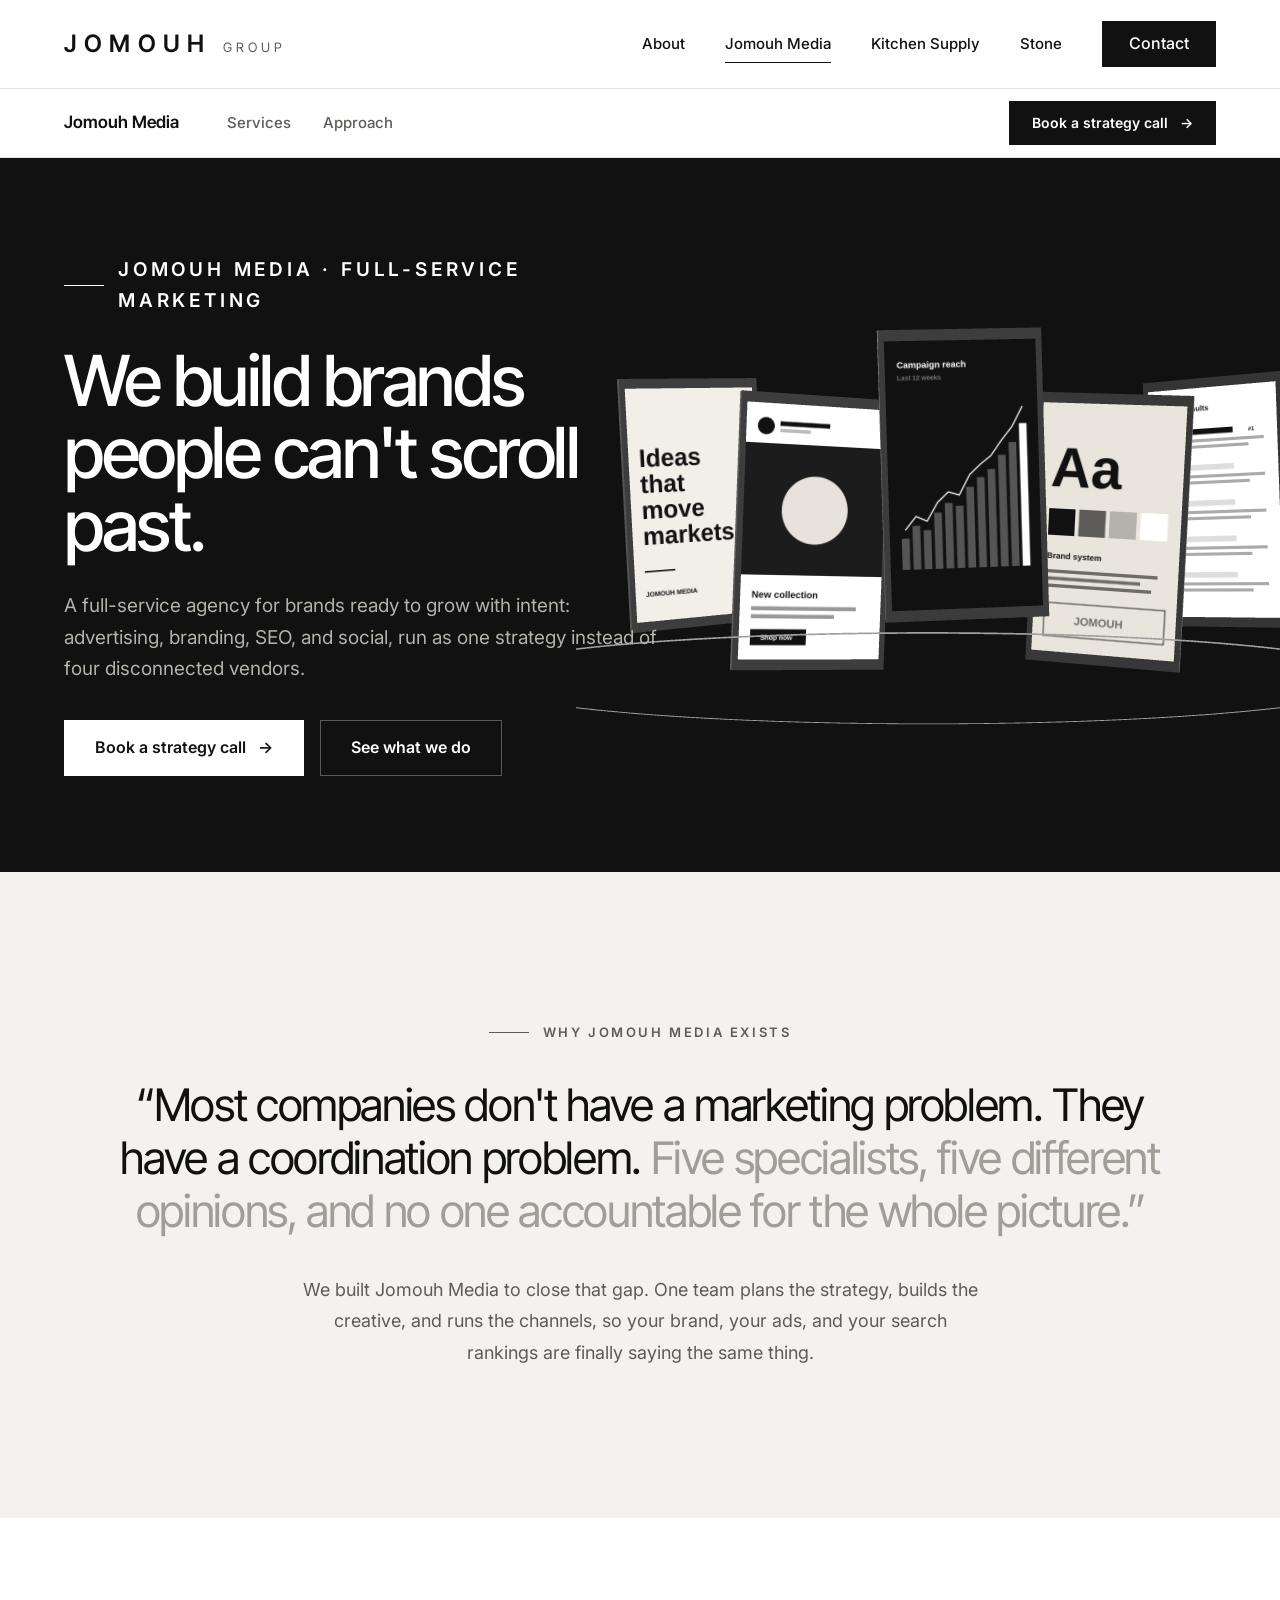
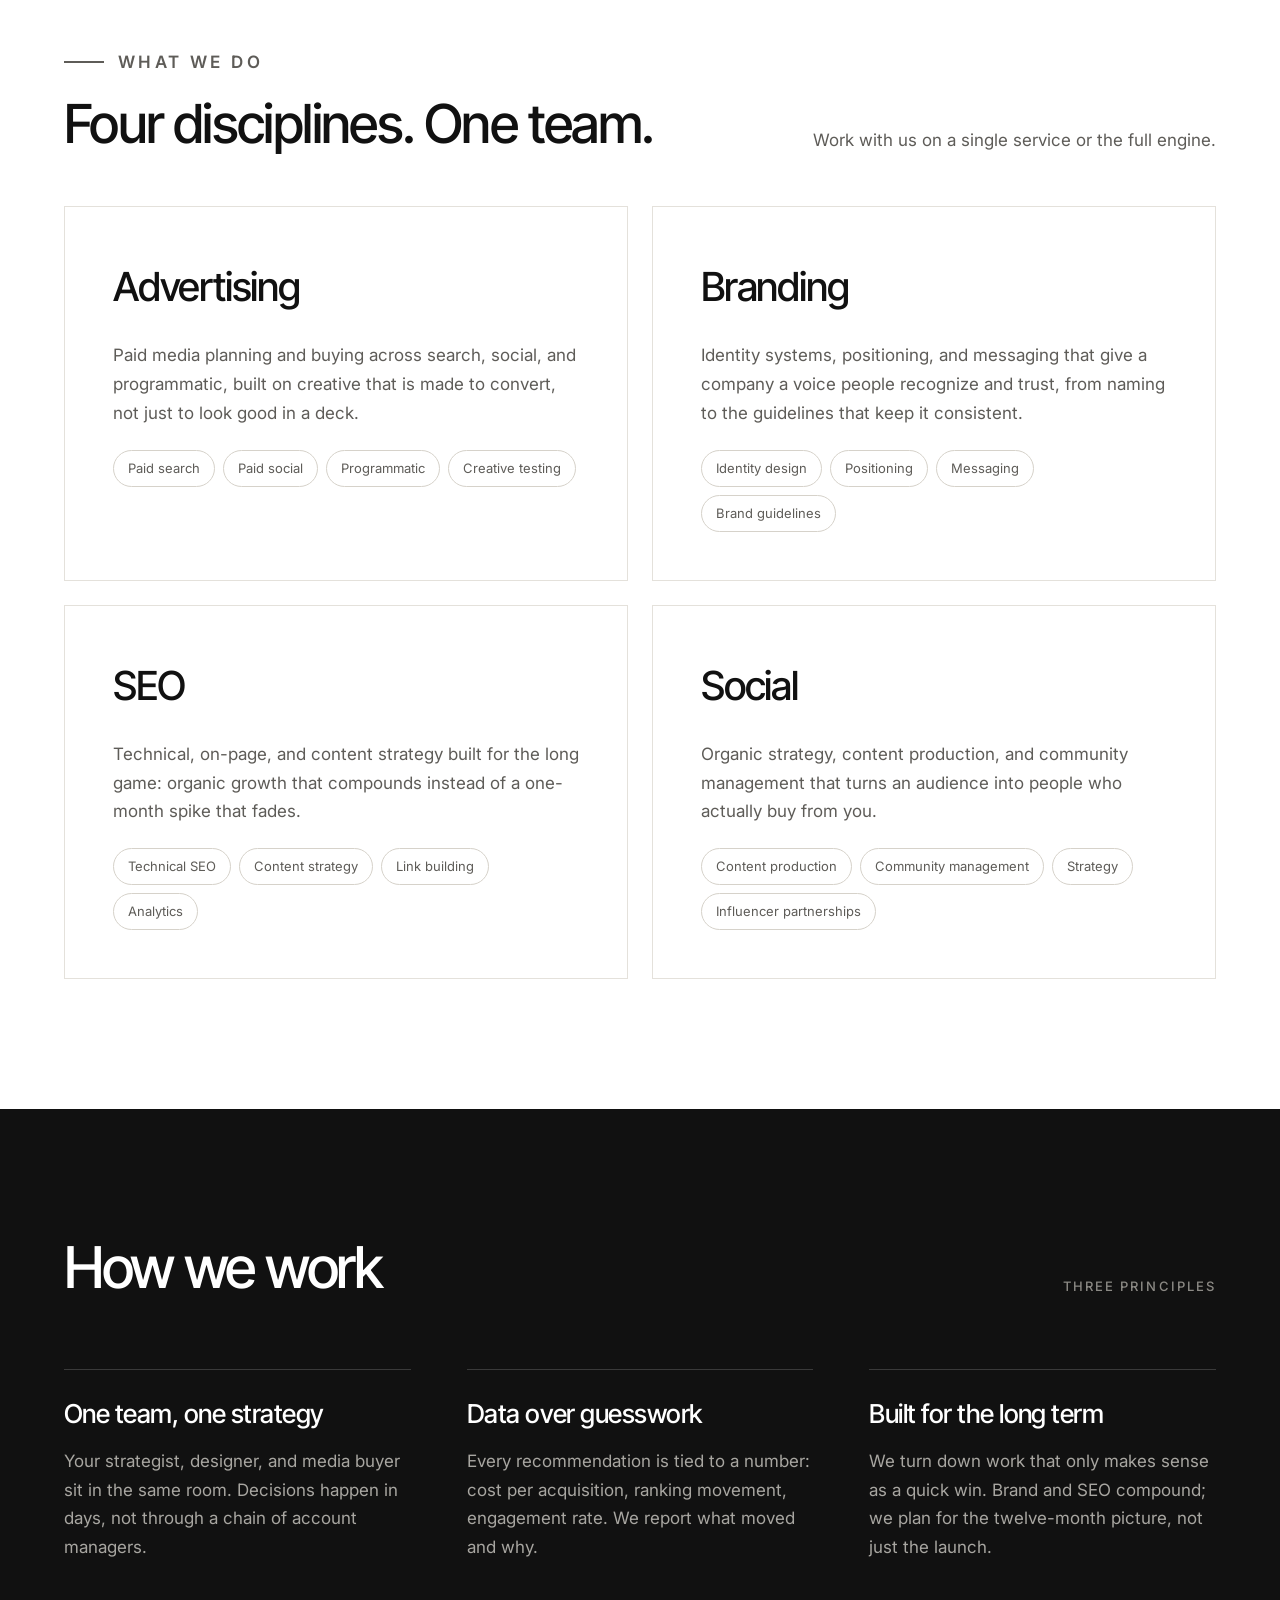
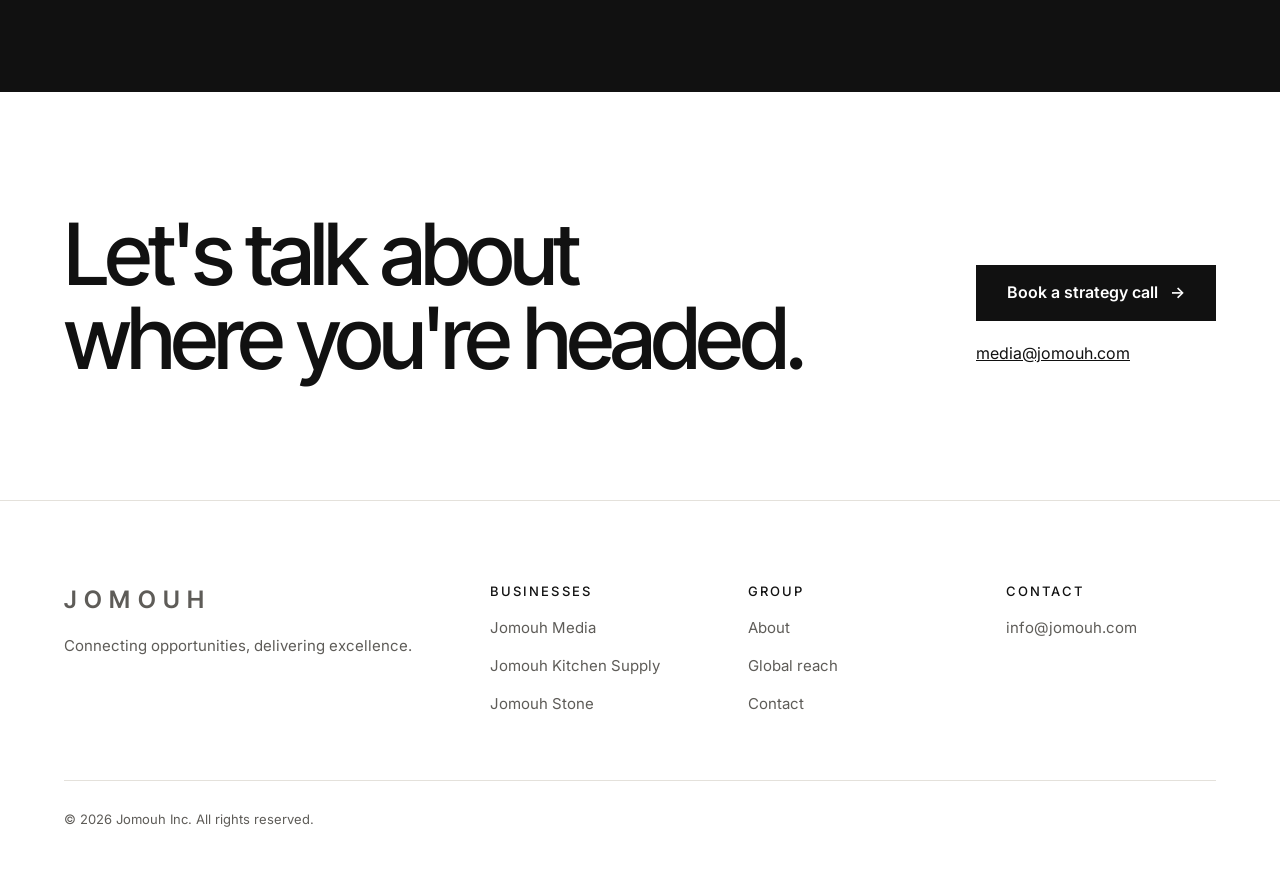
<file: marketing.html>
<!doctype html>
<html lang="en">
<head>
<meta charset="utf-8">
<meta name="viewport" content="width=device-width, initial-scale=1">
<title>Jomouh Media — Full-Service Marketing Agency</title>
<meta name="description" content="Jomouh Media builds brands people can’t scroll past: advertising, branding, SEO, and social media, run as one strategy by one team.">
<link rel="canonical" href="https://jomouh.com/marketing">
<meta property="og:type" content="website">
<meta property="og:site_name" content="Jomouh Group">
<meta property="og:title" content="Jomouh Media — Full-Service Marketing Agency">
<meta property="og:description" content="Jomouh Media builds brands people can’t scroll past: advertising, branding, SEO, and social media, run as one strategy by one team.">
<meta property="og:url" content="https://jomouh.com/marketing">
<meta name="twitter:card" content="summary">
<meta name="theme-color" content="#FFFFFF">
<link rel="icon" href="/favicon.svg" type="image/svg+xml">
<link rel="preconnect" href="https://fonts.googleapis.com">
<link rel="preconnect" href="https://fonts.gstatic.com" crossorigin>
<link rel="stylesheet" href="https://fonts.googleapis.com/css2?family=Inter+Tight:wght@300;400;500;600&family=Inter:wght@400;500;600&display=swap">
<link rel="stylesheet" href="/assets/css/site.css">
</head>
<body>
<a class="skip" href="#main">Skip to content</a>
<header class="site-header">
<div class="wrap">
<a class="brand" href="/" aria-label="Jomouh Group home"><span class="brand__name">JOMOUH</span><span class="brand__sub">GROUP</span></a>
<nav class="nav" aria-label="Main"><a href="/#about">About</a><a href="/marketing" aria-current="page">Jomouh Media</a><a href="/kitchen-supply">Kitchen Supply</a><a href="/stone">Stone</a><a class="btn btn--dark" href="/contact">Contact</a></nav>
<button class="menu-btn" type="button" aria-label="Menu" aria-expanded="false" aria-controls="mobile-nav"><span></span><span></span></button>
</div>
</header>
<nav class="mobile-nav" id="mobile-nav" aria-label="Mobile"><a href="/#about">About</a><a href="/marketing" aria-current="page">Jomouh Media</a><a href="/kitchen-supply">Kitchen Supply</a><a href="/stone">Stone</a><a class="btn btn--dark" href="/contact">Contact</a></nav>
<div class="divbar"><div class="wrap"><div class="divbar__left"><span class="divbar__name">Jomouh Media</span><nav aria-label="Jomouh Media sections"><a href="#services">Services</a><a href="#approach">Approach</a></nav></div><a class="btn btn--dark" href="/contact?division=media">Book a strategy call <span aria-hidden="true">→</span></a></div></div>
<main id="main">
<section class="page-hero on-dark" aria-labelledby="hero-title">
<div class="page-hero__scene" data-scene data-kind="media" data-tone="dark" role="img" aria-label="3D floating screens showing campaign, social, analytics, brand, and search work"></div>
<div class="wrap"><div class="page-hero__content">
<p class="eyebrow">Jomouh Media · Full-service marketing</p>
<h1 id="hero-title">We build brands people can't scroll past.</h1>
<p>A full-service agency for brands ready to grow with intent: advertising, branding, SEO, and social, run as one strategy instead of four disconnected vendors.</p>
<div class="btn-row"><a class="btn btn--light" href="/contact?division=media">Book a strategy call <span aria-hidden="true">→</span></a><a class="btn btn--outline" href="#services">See what we do</a></div>
</div></div>
</section>
<section class="quote" aria-labelledby="why-title"><div class="wrap">
<h2 class="eyebrow" id="why-title">Why Jomouh Media exists</h2>
<blockquote>“Most companies don't have a marketing problem. They have a coordination problem. <span>Five specialists, five different opinions, and no one accountable for the whole picture.”</span></blockquote>
<p>We built Jomouh Media to close that gap. One team plans the strategy, builds the creative, and runs the channels, so your brand, your ads, and your search rankings are finally saying the same thing.</p>
</div></section>
<section class="sec" id="services" aria-labelledby="svc-title" style="padding:130px 0"><div class="wrap">
<div class="sec__head"><div class="sec__title"><p class="eyebrow">What we do</p><h2 class="h2 h2--xl" id="svc-title">Four disciplines. One team.</h2></div><p>Work with us on a single service or the full engine.</p></div>
<div class="services"><article class="service"><h3>Advertising</h3><p>Paid media planning and buying across search, social, and programmatic, built on creative that is made to convert, not just to look good in a deck.</p><ul class="tags"><li>Paid search</li><li>Paid social</li><li>Programmatic</li><li>Creative testing</li></ul></article><article class="service"><h3>Branding</h3><p>Identity systems, positioning, and messaging that give a company a voice people recognize and trust, from naming to the guidelines that keep it consistent.</p><ul class="tags"><li>Identity design</li><li>Positioning</li><li>Messaging</li><li>Brand guidelines</li></ul></article><article class="service"><h3>SEO</h3><p>Technical, on-page, and content strategy built for the long game: organic growth that compounds instead of a one-month spike that fades.</p><ul class="tags"><li>Technical SEO</li><li>Content strategy</li><li>Link building</li><li>Analytics</li></ul></article><article class="service"><h3>Social</h3><p>Organic strategy, content production, and community management that turns an audience into people who actually buy from you.</p><ul class="tags"><li>Content production</li><li>Community management</li><li>Strategy</li><li>Influencer partnerships</li></ul></article></div>
</div></section>
<section class="principles on-dark" id="approach" aria-labelledby="pr-title"><div class="wrap">
<div class="principles__head"><h2 class="display" id="pr-title">How we work</h2><span class="label">Three principles</span></div>
<div class="grid-3">
<div class="principle"><h3>One team, one strategy</h3><p>Your strategist, designer, and media buyer sit in the same room. Decisions happen in days, not through a chain of account managers.</p></div>
<div class="principle"><h3>Data over guesswork</h3><p>Every recommendation is tied to a number: cost per acquisition, ranking movement, engagement rate. We report what moved and why.</p></div>
<div class="principle"><h3>Built for the long term</h3><p>We turn down work that only makes sense as a quick win. Brand and SEO compound; we plan for the twelve-month picture, not just the launch.</p></div>
</div>
</div></section>
<section class="closing closing--white" aria-labelledby="cl-title"><div class="wrap">
<h2 class="display" id="cl-title">Let's talk about<br>where you're headed.</h2>
<div class="closing__act"><a class="btn btn--dark" href="/contact?division=media">Book a strategy call <span aria-hidden="true">→</span></a><a href="mailto:media@jomouh.com">media@jomouh.com</a></div>
</div></section>
</main>
<footer class="site-footer">
<div class="wrap">
<div class="footer-grid">
<div class="footer-col"><a class="brand" href="/"><span class="brand__name">JOMOUH</span></a><span>Connecting opportunities, delivering excellence.</span></div>
<div class="footer-col"><span class="label label--ink">Businesses</span><a href="/marketing">Jomouh Media</a><a href="/kitchen-supply">Jomouh Kitchen Supply</a><a href="/stone">Jomouh Stone</a></div>
<div class="footer-col"><span class="label label--ink">Group</span><a href="/#about">About</a><a href="/#reach">Global reach</a><a href="/contact">Contact</a></div>
<div class="footer-col"><span class="label label--ink">Contact</span><a href="mailto:info@jomouh.com">info@jomouh.com</a></div>
</div>
<div class="footer-bottom"><span>© <span data-year>2026</span> Jomouh Inc. All rights reserved.</span></div>
</div>
</footer>
<script src="/assets/js/three.min.js" defer></script>
<script src="/assets/js/scene3d.js" defer></script>
<script src="/assets/js/site.js" defer></script>
<script>document.querySelectorAll("[data-year]").forEach(function(e){e.textContent=new Date().getFullYear()})</script>
</body>
</html>
</file>
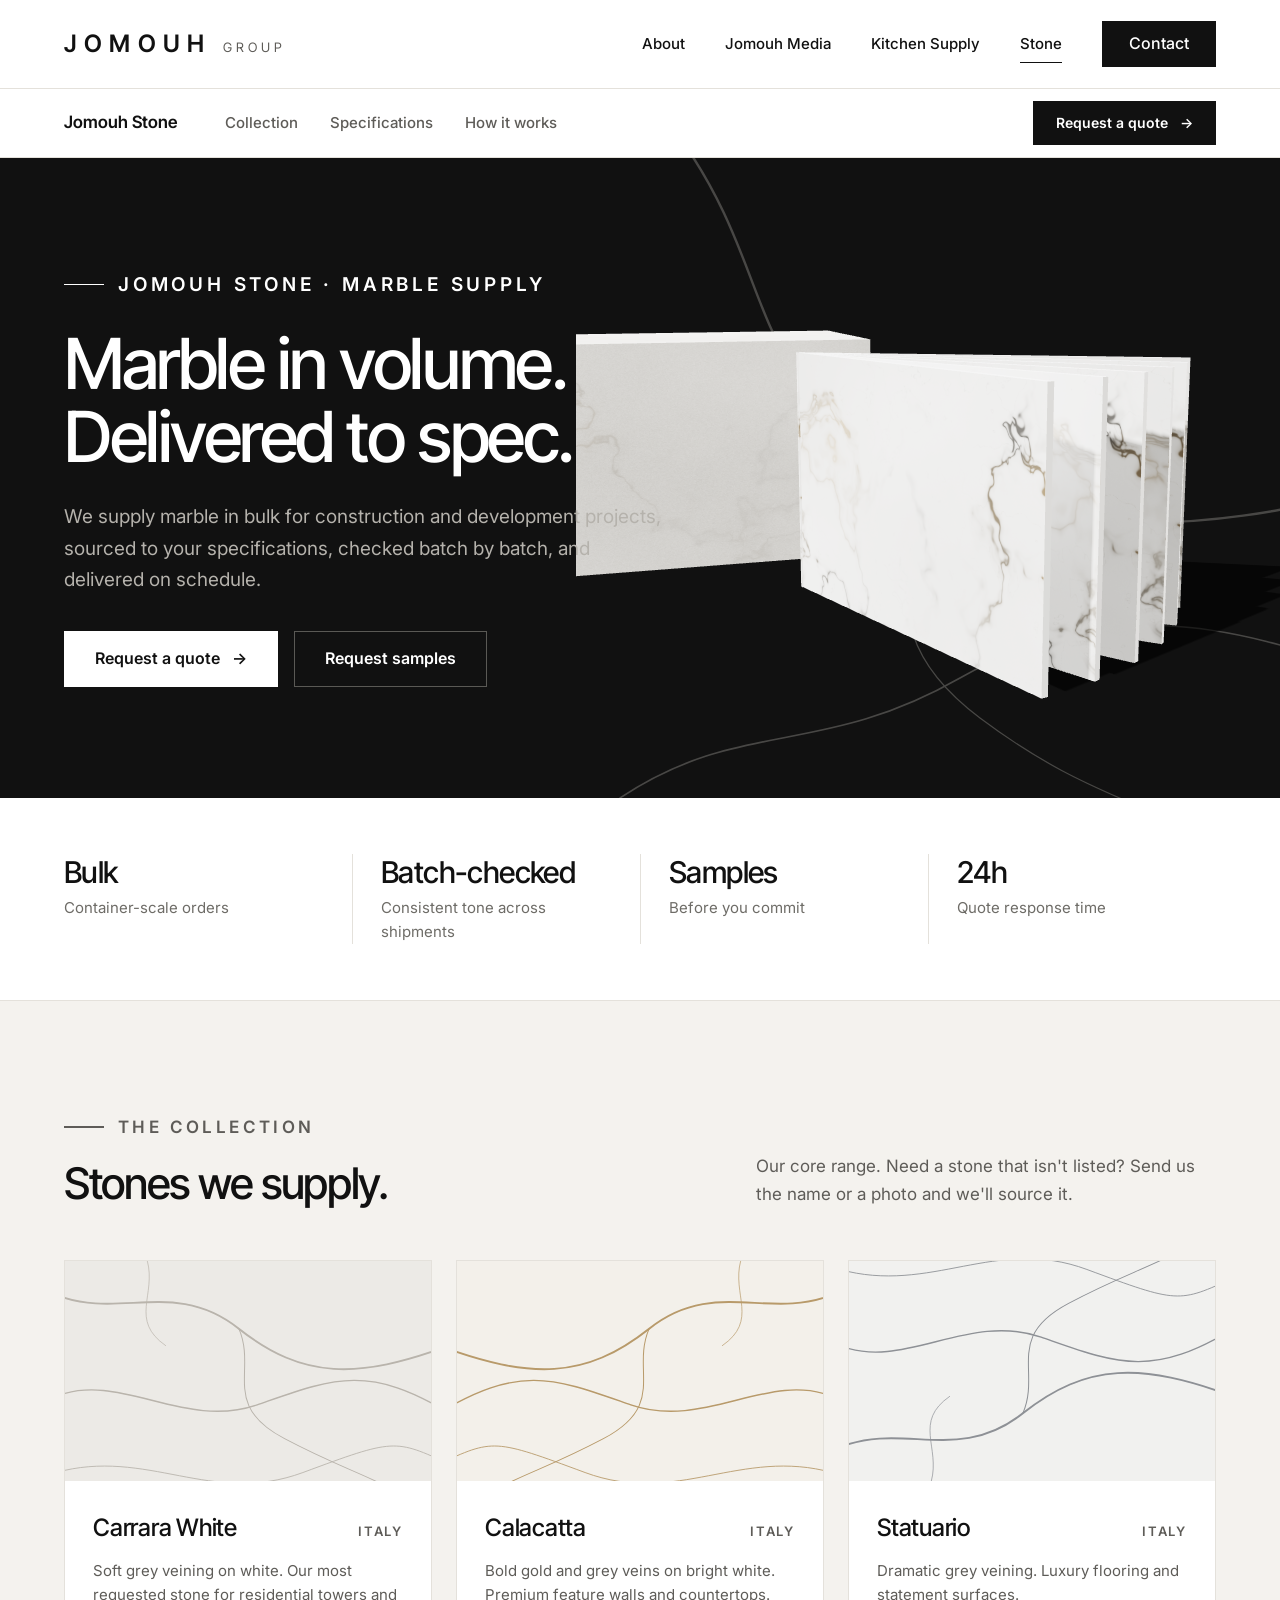
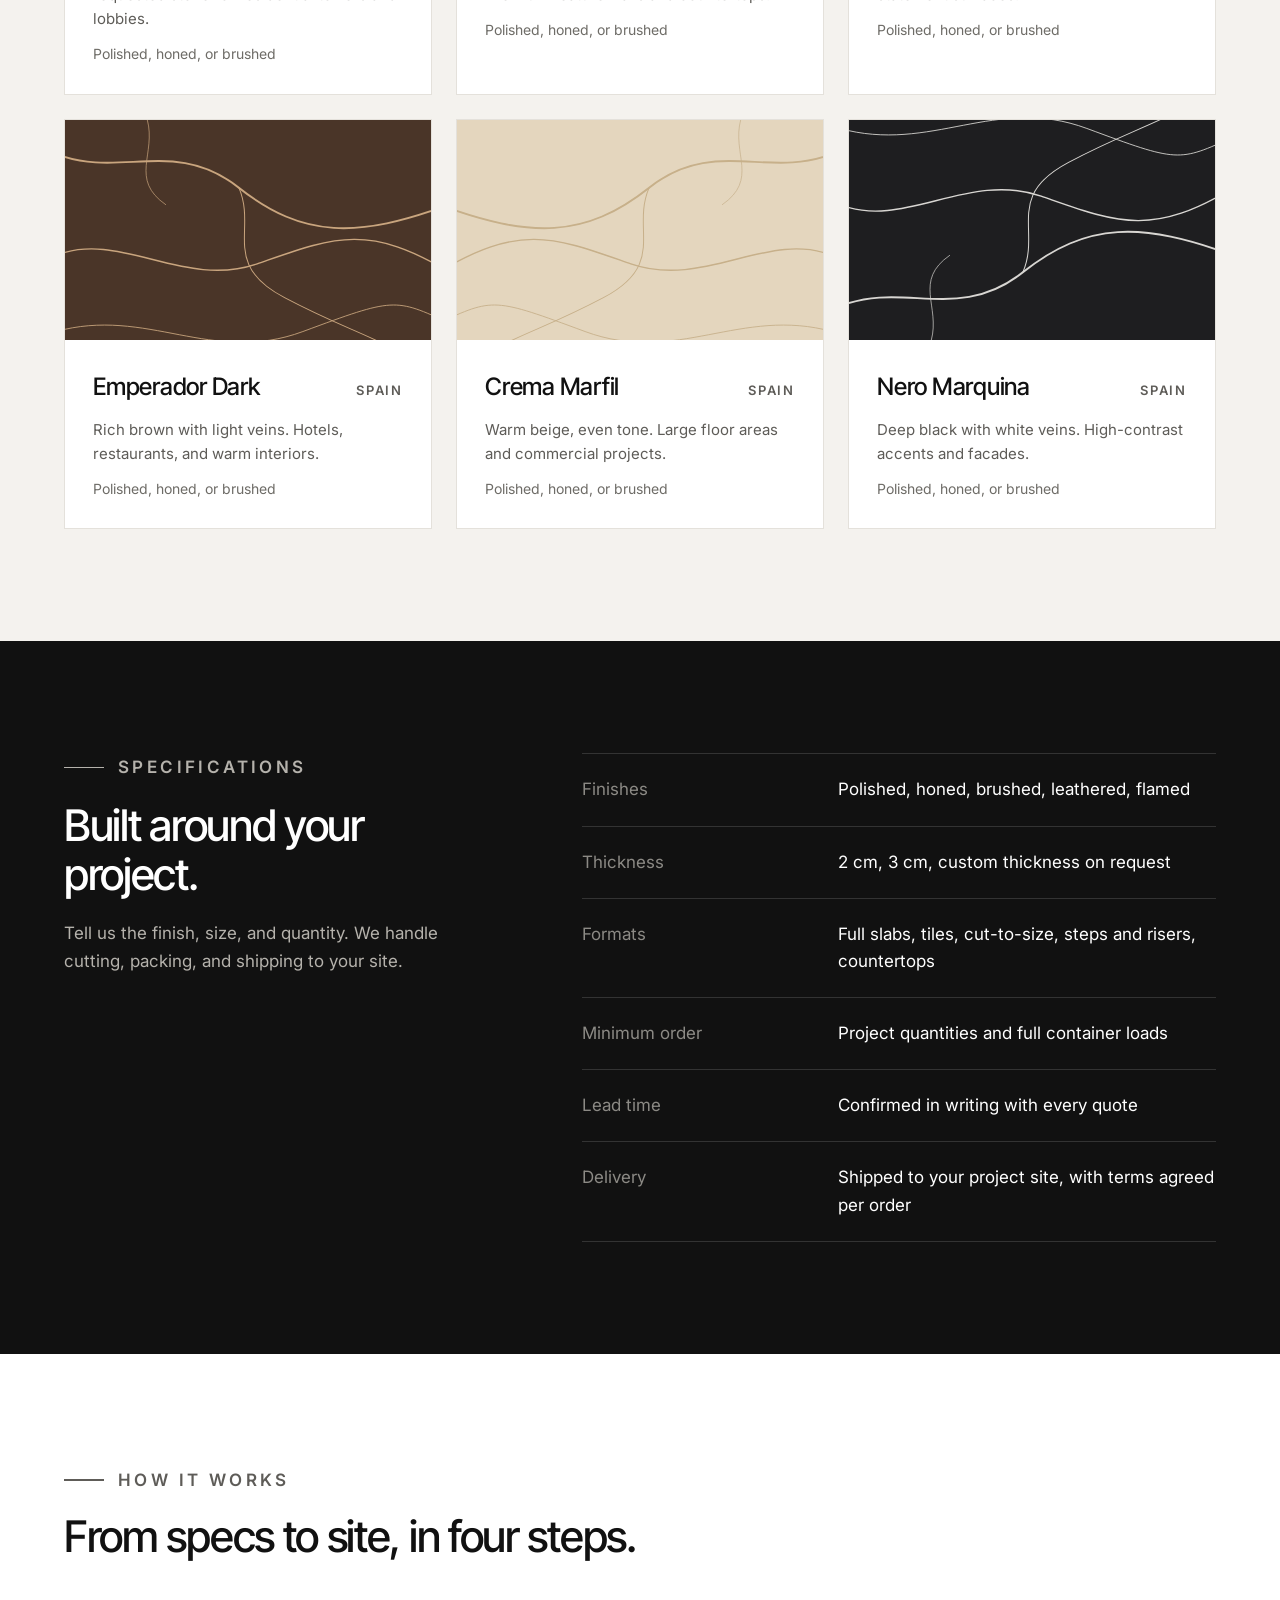
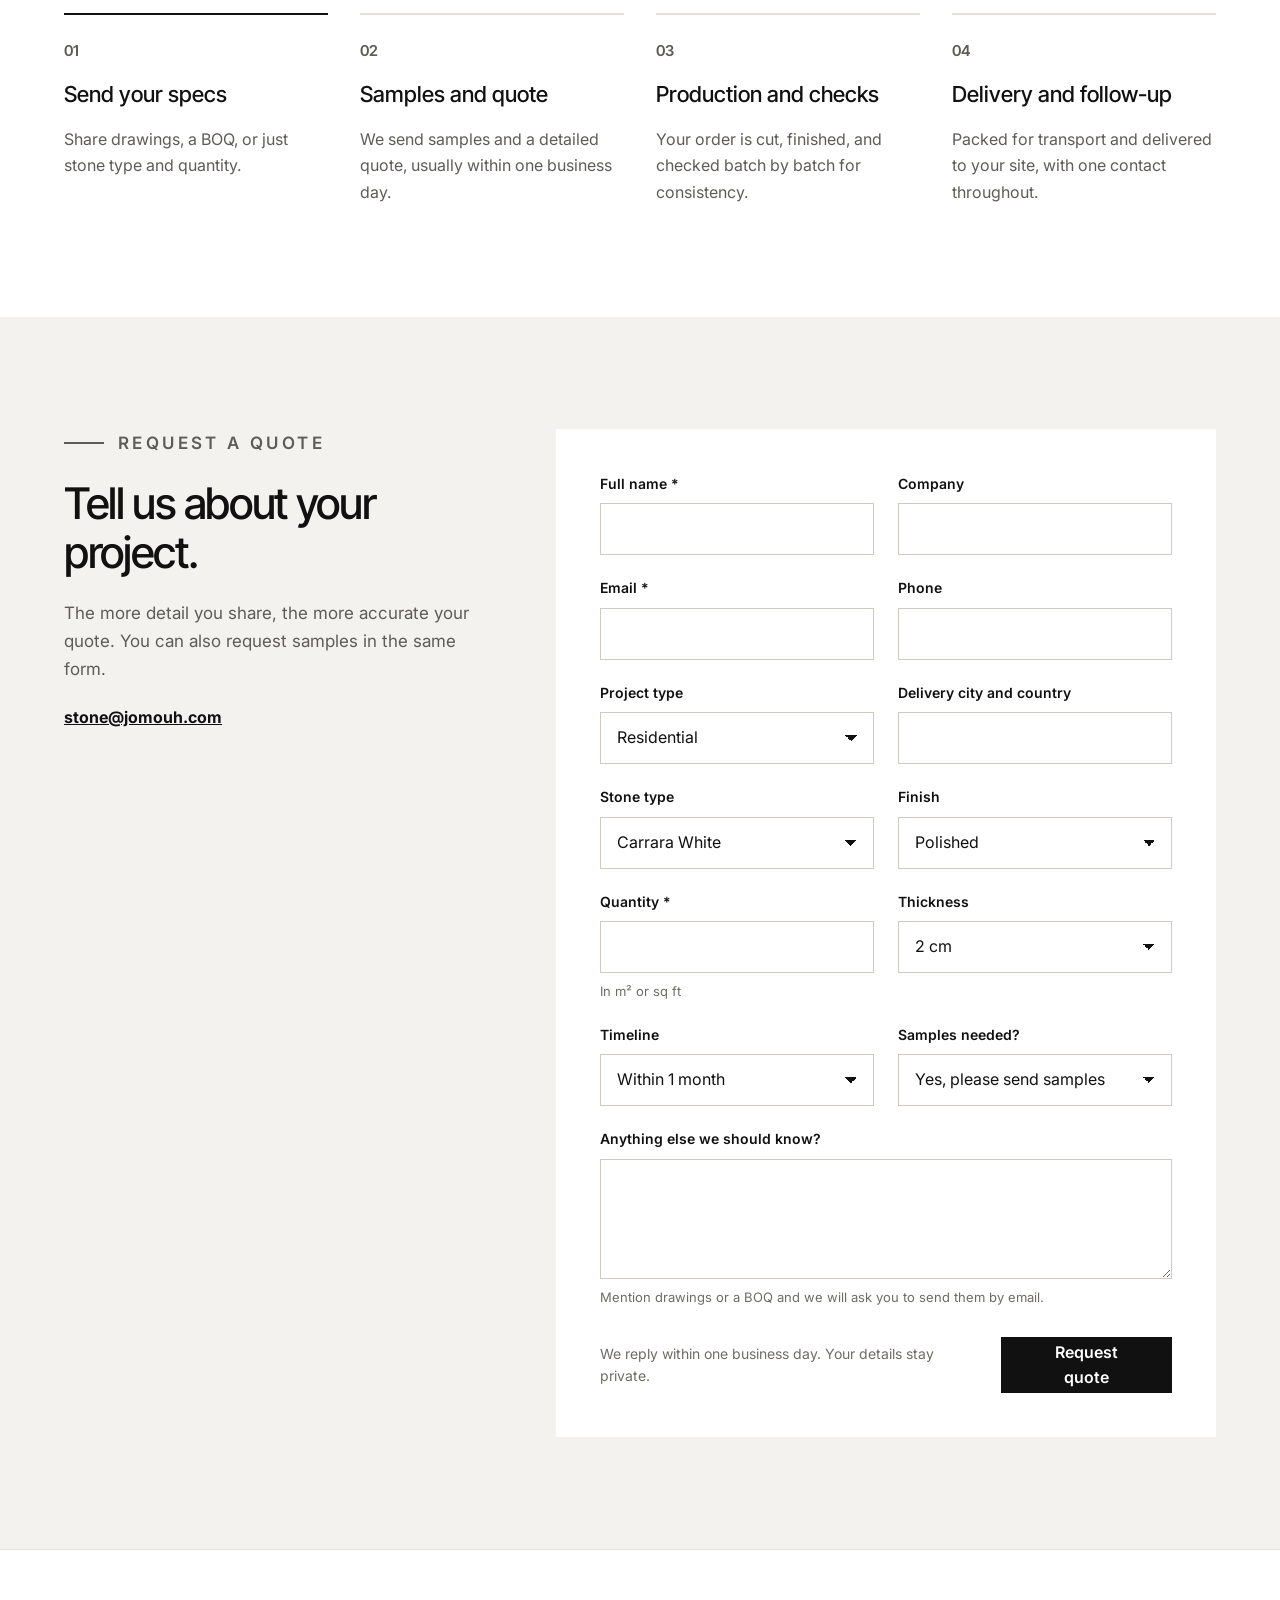
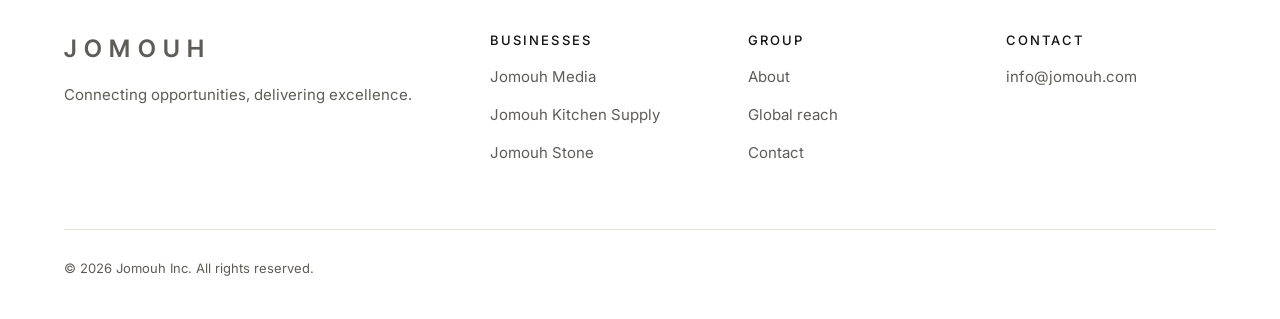
<file: stone.html>
<!doctype html>
<html lang="en">
<head>
<meta charset="utf-8">
<meta name="viewport" content="width=device-width, initial-scale=1">
<title>Jomouh Stone — Marble Supply in Bulk</title>
<meta name="description" content="Marble supplied in bulk for construction and development projects: Carrara, Calacatta, Statuario, Emperador, Crema Marfil, and Nero Marquina, cut and finished to specification.">
<link rel="canonical" href="https://jomouh.com/stone">
<meta property="og:type" content="website">
<meta property="og:site_name" content="Jomouh Group">
<meta property="og:title" content="Jomouh Stone — Marble Supply in Bulk">
<meta property="og:description" content="Marble supplied in bulk for construction and development projects: Carrara, Calacatta, Statuario, Emperador, Crema Marfil, and Nero Marquina, cut and finished to specification.">
<meta property="og:url" content="https://jomouh.com/stone">
<meta name="twitter:card" content="summary">
<meta name="theme-color" content="#FFFFFF">
<link rel="icon" href="/favicon.svg" type="image/svg+xml">
<link rel="preconnect" href="https://fonts.googleapis.com">
<link rel="preconnect" href="https://fonts.gstatic.com" crossorigin>
<link rel="stylesheet" href="https://fonts.googleapis.com/css2?family=Inter+Tight:wght@300;400;500;600&family=Inter:wght@400;500;600&display=swap">
<link rel="stylesheet" href="/assets/css/site.css">
</head>
<body>
<a class="skip" href="#main">Skip to content</a>
<header class="site-header">
<div class="wrap">
<a class="brand" href="/" aria-label="Jomouh Group home"><span class="brand__name">JOMOUH</span><span class="brand__sub">GROUP</span></a>
<nav class="nav" aria-label="Main"><a href="/#about">About</a><a href="/marketing">Jomouh Media</a><a href="/kitchen-supply">Kitchen Supply</a><a href="/stone" aria-current="page">Stone</a><a class="btn btn--dark" href="/contact">Contact</a></nav>
<button class="menu-btn" type="button" aria-label="Menu" aria-expanded="false" aria-controls="mobile-nav"><span></span><span></span></button>
</div>
</header>
<nav class="mobile-nav" id="mobile-nav" aria-label="Mobile"><a href="/#about">About</a><a href="/marketing">Jomouh Media</a><a href="/kitchen-supply">Kitchen Supply</a><a href="/stone" aria-current="page">Stone</a><a class="btn btn--dark" href="/contact">Contact</a></nav>
<div class="divbar"><div class="wrap"><div class="divbar__left"><span class="divbar__name">Jomouh Stone</span><nav aria-label="Jomouh Stone sections"><a href="#collection">Collection</a><a href="#specs">Specifications</a><a href="#process">How it works</a></nav></div><a class="btn btn--dark" href="#quote">Request a quote <span aria-hidden="true">→</span></a></div></div>
<main id="main">
<section class="page-hero on-dark" aria-labelledby="hero-title">
<svg class="page-hero__veins" viewBox="0 0 1440 640" preserveAspectRatio="xMidYMid slice" aria-hidden="true"><g fill="none" stroke="#8C8A85" stroke-linecap="round" opacity=".45"><path d="M760 -20 C 860 120, 820 220, 980 300 S 1260 380, 1460 330" stroke-width="2.4"/><path d="M980 300 C 1010 400, 940 470, 1060 560 S 1240 640, 1300 700" stroke-width="1.2"/><path d="M700 640 C 820 560, 900 600, 1040 520 S 1300 460, 1460 520" stroke-width="1.6"/></g></svg>
<div class="page-hero__scene" data-scene data-kind="stone" data-tone="dark" role="img" aria-label="3D marble slabs fanning out from a quarry block"></div>
<div class="wrap"><div class="page-hero__content">
<p class="eyebrow">Jomouh Stone · Marble supply</p>
<h1 id="hero-title">Marble in volume.<br>Delivered to spec.</h1>
<p>We supply marble in bulk for construction and development projects, sourced to your specifications, checked batch by batch, and delivered on schedule.</p>
<div class="btn-row"><a class="btn btn--light" href="#quote">Request a quote <span aria-hidden="true">→</span></a><a class="btn btn--outline" href="#quote">Request samples</a></div>
</div></div>
</section>
<section class="strip" aria-label="Highlights"><div class="wrap">
<div class="strip__item"><strong>Bulk</strong><span>Container-scale orders</span></div>
<div class="strip__item"><strong>Batch-checked</strong><span>Consistent tone across shipments</span></div>
<div class="strip__item"><strong>Samples</strong><span>Before you commit</span></div>
<div class="strip__item"><strong>24h</strong><span>Quote response time</span></div>
</div></section>
<section class="sec sec--soft" id="collection" aria-labelledby="col-title"><div class="wrap">
<div class="sec__head"><div class="sec__title"><p class="eyebrow">The collection</p><h2 class="h2" id="col-title">Stones we supply.</h2></div><p>Our core range. Need a stone that isn't listed? Send us the name or a photo and we'll source it.</p></div>
<div class="cards"><article class="card"><svg class="swatch" viewBox="0 0 400 260" preserveAspectRatio="none" aria-hidden="true" style="background:#ECEAE6"><g fill="none" stroke="#B9B4AC" stroke-linecap="round" ><path d="M-10 40 C 60 70, 120 20, 190 80 S 320 140, 420 100" stroke-width="2.2"/><path d="M190 80 C 210 130, 170 170, 240 210 S 330 250, 410 300" stroke-width="1.1"/><path d="M-10 160 C 60 130, 130 200, 210 170 S 330 120, 420 180" stroke-width="1.6"/><path d="M90 0 C 100 40, 70 70, 110 100" stroke-width="0.8"/><path d="M-10 250 C 90 220, 160 290, 260 250 S 360 210, 420 240" stroke-width="1.0"/></g></svg><div class="card__body"><div class="card__top"><h3>Carrara White</h3><span class="card__origin">Italy</span></div><p>Soft grey veining on white. Our most requested stone for residential towers and lobbies.</p><span class="card__foot">Polished, honed, or brushed</span></div></article><article class="card"><svg class="swatch" viewBox="0 0 400 260" preserveAspectRatio="none" aria-hidden="true" style="background:#F3F0EA"><g fill="none" stroke="#B89A6A" stroke-linecap="round" transform="scale(-1,1) translate(-400,0)"><path d="M-10 40 C 60 70, 120 20, 190 80 S 320 140, 420 100" stroke-width="2.2"/><path d="M190 80 C 210 130, 170 170, 240 210 S 330 250, 410 300" stroke-width="1.1"/><path d="M-10 160 C 60 130, 130 200, 210 170 S 330 120, 420 180" stroke-width="1.6"/><path d="M90 0 C 100 40, 70 70, 110 100" stroke-width="0.8"/><path d="M-10 250 C 90 220, 160 290, 260 250 S 360 210, 420 240" stroke-width="1.0"/></g></svg><div class="card__body"><div class="card__top"><h3>Calacatta</h3><span class="card__origin">Italy</span></div><p>Bold gold and grey veins on bright white. Premium feature walls and countertops.</p><span class="card__foot">Polished, honed, or brushed</span></div></article><article class="card"><svg class="swatch" viewBox="0 0 400 260" preserveAspectRatio="none" aria-hidden="true" style="background:#F1F1EF"><g fill="none" stroke="#8E9196" stroke-linecap="round" transform="scale(1,-1) translate(0,-260)"><path d="M-10 40 C 60 70, 120 20, 190 80 S 320 140, 420 100" stroke-width="2.2"/><path d="M190 80 C 210 130, 170 170, 240 210 S 330 250, 410 300" stroke-width="1.1"/><path d="M-10 160 C 60 130, 130 200, 210 170 S 330 120, 420 180" stroke-width="1.6"/><path d="M90 0 C 100 40, 70 70, 110 100" stroke-width="0.8"/><path d="M-10 250 C 90 220, 160 290, 260 250 S 360 210, 420 240" stroke-width="1.0"/></g></svg><div class="card__body"><div class="card__top"><h3>Statuario</h3><span class="card__origin">Italy</span></div><p>Dramatic grey veining. Luxury flooring and statement surfaces.</p><span class="card__foot">Polished, honed, or brushed</span></div></article><article class="card"><svg class="swatch" viewBox="0 0 400 260" preserveAspectRatio="none" aria-hidden="true" style="background:#4A3528"><g fill="none" stroke="#C9A57E" stroke-linecap="round" ><path d="M-10 40 C 60 70, 120 20, 190 80 S 320 140, 420 100" stroke-width="2.2"/><path d="M190 80 C 210 130, 170 170, 240 210 S 330 250, 410 300" stroke-width="1.1"/><path d="M-10 160 C 60 130, 130 200, 210 170 S 330 120, 420 180" stroke-width="1.6"/><path d="M90 0 C 100 40, 70 70, 110 100" stroke-width="0.8"/><path d="M-10 250 C 90 220, 160 290, 260 250 S 360 210, 420 240" stroke-width="1.0"/></g></svg><div class="card__body"><div class="card__top"><h3>Emperador Dark</h3><span class="card__origin">Spain</span></div><p>Rich brown with light veins. Hotels, restaurants, and warm interiors.</p><span class="card__foot">Polished, honed, or brushed</span></div></article><article class="card"><svg class="swatch" viewBox="0 0 400 260" preserveAspectRatio="none" aria-hidden="true" style="background:#E4D6BE"><g fill="none" stroke="#C7B08A" stroke-linecap="round" transform="scale(-1,1) translate(-400,0)"><path d="M-10 40 C 60 70, 120 20, 190 80 S 320 140, 420 100" stroke-width="2.2"/><path d="M190 80 C 210 130, 170 170, 240 210 S 330 250, 410 300" stroke-width="1.1"/><path d="M-10 160 C 60 130, 130 200, 210 170 S 330 120, 420 180" stroke-width="1.6"/><path d="M90 0 C 100 40, 70 70, 110 100" stroke-width="0.8"/><path d="M-10 250 C 90 220, 160 290, 260 250 S 360 210, 420 240" stroke-width="1.0"/></g></svg><div class="card__body"><div class="card__top"><h3>Crema Marfil</h3><span class="card__origin">Spain</span></div><p>Warm beige, even tone. Large floor areas and commercial projects.</p><span class="card__foot">Polished, honed, or brushed</span></div></article><article class="card"><svg class="swatch" viewBox="0 0 400 260" preserveAspectRatio="none" aria-hidden="true" style="background:#1E1E20"><g fill="none" stroke="#D8D6D2" stroke-linecap="round" transform="scale(1,-1) translate(0,-260)"><path d="M-10 40 C 60 70, 120 20, 190 80 S 320 140, 420 100" stroke-width="2.2"/><path d="M190 80 C 210 130, 170 170, 240 210 S 330 250, 410 300" stroke-width="1.1"/><path d="M-10 160 C 60 130, 130 200, 210 170 S 330 120, 420 180" stroke-width="1.6"/><path d="M90 0 C 100 40, 70 70, 110 100" stroke-width="0.8"/><path d="M-10 250 C 90 220, 160 290, 260 250 S 360 210, 420 240" stroke-width="1.0"/></g></svg><div class="card__body"><div class="card__top"><h3>Nero Marquina</h3><span class="card__origin">Spain</span></div><p>Deep black with white veins. High-contrast accents and facades.</p><span class="card__foot">Polished, honed, or brushed</span></div></article></div>
</div></section>
<section class="sec sec--dark on-dark" id="specs" aria-labelledby="spec-title"><div class="wrap split">
<div class="split__intro"><p class="eyebrow">Specifications</p><h2 class="h2" id="spec-title">Built around your project.</h2><p>Tell us the finish, size, and quantity. We handle cutting, packing, and shipping to your site.</p></div>
<dl class="spec-list">
<div class="spec"><dt>Finishes</dt><dd>Polished, honed, brushed, leathered, flamed</dd></div>
<div class="spec"><dt>Thickness</dt><dd>2 cm, 3 cm, custom thickness on request</dd></div>
<div class="spec"><dt>Formats</dt><dd>Full slabs, tiles, cut-to-size, steps and risers, countertops</dd></div>
<div class="spec"><dt>Minimum order</dt><dd>Project quantities and full container loads</dd></div>
<div class="spec"><dt>Lead time</dt><dd>Confirmed in writing with every quote</dd></div>
<div class="spec"><dt>Delivery</dt><dd>Shipped to your project site, with terms agreed per order</dd></div>
</dl>
</div></section>
<section class="sec" id="process" aria-labelledby="proc-title"><div class="wrap">
<div class="sec__head"><div class="sec__title"><p class="eyebrow">How it works</p><h2 class="h2" id="proc-title">From specs to site, in four steps.</h2></div></div>
<ol class="steps"><li class="step"><span class="step__n">01</span><h3>Send your specs</h3><p>Share drawings, a BOQ, or just stone type and quantity.</p></li><li class="step"><span class="step__n">02</span><h3>Samples and quote</h3><p>We send samples and a detailed quote, usually within one business day.</p></li><li class="step"><span class="step__n">03</span><h3>Production and checks</h3><p>Your order is cut, finished, and checked batch by batch for consistency.</p></li><li class="step"><span class="step__n">04</span><h3>Delivery and follow-up</h3><p>Packed for transport and delivered to your site, with one contact throughout.</p></li></ol>
</div></section>
<section class="sec sec--soft form-sec" id="quote" aria-labelledby="q-title"><div class="wrap">
<div class="form-intro"><p class="eyebrow">Request a quote</p><h2 class="h2" id="q-title">Tell us about your project.</h2><p>The more detail you share, the more accurate your quote. You can also request samples in the same form.</p><a href="mailto:stone@jomouh.com"><strong>stone@jomouh.com</strong></a></div>
<form class="form" data-division="stone" data-subject="Stone quote request" novalidate style="background:#FFFFFF">
<div class="field"><label for="s-name">Full name <span aria-hidden="true">*</span></label><input id="s-name" name="name" type="text" required autocomplete="name"></div><div class="field"><label for="s-company">Company</label><input id="s-company" name="company" type="text" autocomplete="organization"></div>
<div class="field"><label for="s-email">Email <span aria-hidden="true">*</span></label><input id="s-email" name="email" type="email" required autocomplete="email"></div><div class="field"><label for="s-phone">Phone</label><input id="s-phone" name="phone" type="tel" autocomplete="tel"></div>
<div class="field"><label for="s-type">Project type</label><select id="s-type" name="project_type"><option>Residential</option><option>Commercial</option><option>Hospitality</option><option>Public or infrastructure</option><option>Other</option></select></div><div class="field"><label for="s-loc">Delivery city and country</label><input id="s-loc" name="delivery" type="text"></div>
<div class="field"><label for="s-stone">Stone type</label><select id="s-stone" name="stone"><option>Carrara White</option><option>Calacatta</option><option>Statuario</option><option>Emperador Dark</option><option>Crema Marfil</option><option>Nero Marquina</option><option>Other or not sure</option></select></div><div class="field"><label for="s-finish">Finish</label><select id="s-finish" name="finish"><option>Polished</option><option>Honed</option><option>Brushed</option><option>Leathered</option><option>Flamed</option><option>Not sure yet</option></select></div>
<div class="field"><label for="s-qty">Quantity <span aria-hidden="true">*</span></label><input id="s-qty" aria-describedby="s-qty-hint" name="quantity" type="text" required><span class="field__hint" id="s-qty-hint">In m² or sq ft</span></div><div class="field"><label for="s-thick">Thickness</label><select id="s-thick" name="thickness"><option>2 cm</option><option>3 cm</option><option>Custom</option></select></div>
<div class="field"><label for="s-time">Timeline</label><select id="s-time" name="timeline"><option>Within 1 month</option><option>1 to 3 months</option><option>3 to 6 months</option><option>Planning stage</option></select></div><div class="field"><label for="s-samples">Samples needed?</label><select id="s-samples" name="samples"><option>Yes, please send samples</option><option>No, quote only</option></select></div>
<div class="field field--full"><label for="s-msg">Anything else we should know?</label><textarea id="s-msg" aria-describedby="s-msg-hint" name="message" rows="3"></textarea><span class="field__hint" id="s-msg-hint">Mention drawings or a BOQ and we will ask you to send them by email.</span></div>
<div class="hp" aria-hidden="true"><label>Leave empty <input type="text" name="_gotcha" tabindex="-1" autocomplete="off"></label></div>
<p class="form__status" role="status" aria-live="polite"></p>
<div class="form__foot"><small>We reply within one business day. Your details stay private.</small><button class="btn btn--dark" type="submit">Request quote</button></div>
</form>
</div></section>
</main>
<footer class="site-footer">
<div class="wrap">
<div class="footer-grid">
<div class="footer-col"><a class="brand" href="/"><span class="brand__name">JOMOUH</span></a><span>Connecting opportunities, delivering excellence.</span></div>
<div class="footer-col"><span class="label label--ink">Businesses</span><a href="/marketing">Jomouh Media</a><a href="/kitchen-supply">Jomouh Kitchen Supply</a><a href="/stone">Jomouh Stone</a></div>
<div class="footer-col"><span class="label label--ink">Group</span><a href="/#about">About</a><a href="/#reach">Global reach</a><a href="/contact">Contact</a></div>
<div class="footer-col"><span class="label label--ink">Contact</span><a href="mailto:info@jomouh.com">info@jomouh.com</a></div>
</div>
<div class="footer-bottom"><span>© <span data-year>2026</span> Jomouh Inc. All rights reserved.</span></div>
</div>
</footer>
<script src="/assets/js/three.min.js" defer></script>
<script src="/assets/js/scene3d.js" defer></script>
<script src="/assets/js/site.js" defer></script>
<script>document.querySelectorAll("[data-year]").forEach(function(e){e.textContent=new Date().getFullYear()})</script>
</body>
</html>
</file>
<file: assets/css/site.css>
/* Jomouh Group — site styles */
:root{
  --ink:#111111; --mute:#5E5C58; --faint:#A19E98; --soft:#F4F2EE; --line:#E4E1DB; --line-soft:#D6D2CA;
  --white:#FFFFFF; --dark-text:#A8A6A1; --dark-line:#3A3A3A;
  --display:'Inter Tight','Helvetica Neue',Arial,sans-serif;
  --body:'Inter','Helvetica Neue',Arial,sans-serif;
  --pad:64px; --max:1440px; --header:88px;
}
*,*::before,*::after{box-sizing:border-box}
html{scroll-behavior:smooth;scroll-padding-top:var(--header);-webkit-text-size-adjust:100%}
body{margin:0;font-family:var(--body);color:var(--ink);background:var(--white);font-size:16px;line-height:1.6;-webkit-font-smoothing:antialiased;text-rendering:optimizeLegibility}
img,svg,canvas{display:block;max-width:100%}
a{color:inherit}
h1,h2,h3,p{margin:0}
button,input,select,textarea{font:inherit;color:inherit}
:focus-visible{outline:2px solid var(--ink);outline-offset:3px}
.on-dark :focus-visible{outline-color:var(--white)}
.skip{position:absolute;left:-9999px;top:8px;z-index:100;background:var(--ink);color:var(--white);padding:10px 16px}
.skip:focus{left:8px}
.sr-only{position:absolute;width:1px;height:1px;overflow:hidden;clip:rect(0 0 0 0);white-space:nowrap}
@media (prefers-reduced-motion:reduce){html{scroll-behavior:auto}}

.wrap{width:100%;max-width:var(--max);margin:0 auto;padding-left:var(--pad);padding-right:var(--pad)}
.label{font-size:13px;font-weight:500;letter-spacing:.16em;text-transform:uppercase;color:var(--mute)}
.label--ink{color:var(--ink)}
.on-dark .label{color:#8C8A85}
.display{font-family:var(--display);font-weight:500;letter-spacing:-.04em;line-height:1}

/* links & buttons */
.link-arrow{display:inline-flex;align-items:center;gap:12px;padding-bottom:6px;border-bottom:1px solid currentColor;text-decoration:none;font-weight:500;align-self:flex-start;transition:gap .2s}
.link-arrow:hover{gap:16px}
.btn{display:inline-flex;align-items:center;justify-content:center;gap:12px;min-height:56px;padding:0 30px;text-decoration:none;font-size:16px;font-weight:600;border:1px solid transparent;cursor:pointer;transition:opacity .2s}
.btn:hover{opacity:.85}
.btn[disabled]{opacity:.5;cursor:progress}
.btn--dark{background:var(--ink);color:var(--white)}
.btn--light{background:var(--white);color:var(--ink)}
.btn--outline{border-color:#5A5955;color:var(--white);background:transparent}
.btn-row{display:flex;flex-wrap:wrap;gap:16px;padding-top:8px}

/* header */
.site-header{position:sticky;top:0;z-index:50;background:var(--white);border-bottom:1px solid var(--line)}
.site-header .wrap{display:flex;align-items:center;justify-content:space-between;height:var(--header)}
.brand{display:flex;align-items:baseline;gap:12px;text-decoration:none}
.brand__name{font-family:var(--display);font-size:24px;font-weight:600;letter-spacing:.3em}
.brand__sub{font-family:var(--display);font-size:13px;letter-spacing:.3em;color:var(--mute)}
.nav{display:flex;align-items:center;gap:40px;font-size:15px;font-weight:500}
.nav a{text-decoration:none;padding:6px 0}
.nav a[aria-current="page"]{border-bottom:1px solid var(--ink)}
.nav .btn{min-height:46px;padding:0 26px;font-weight:500}
.nav .btn[aria-current="page"]{border-bottom:0}
.menu-btn{display:none;width:44px;height:44px;border:0;background:transparent;cursor:pointer;padding:0 10px;flex-direction:column;justify-content:center;gap:7px}
.menu-btn span{display:block;height:1.5px;background:var(--ink);transition:transform .25s}
.menu-open .menu-btn span:first-child{transform:translateY(4.25px) rotate(45deg)}
.menu-open .menu-btn span:last-child{transform:translateY(-4.25px) rotate(-45deg)}
.mobile-nav{display:none}

/* division bar */
.divbar{border-bottom:1px solid var(--line);background:var(--white)}
.divbar .wrap{display:flex;align-items:center;justify-content:space-between;gap:24px;min-height:68px}
.divbar__left{display:flex;align-items:center;gap:48px}
.divbar__name{font-family:var(--display);font-size:17px;font-weight:600}
.divbar nav{display:flex;gap:32px;font-size:15px;font-weight:500;color:var(--mute)}
.divbar nav a{text-decoration:none}
.divbar nav a:hover{color:var(--ink)}
.divbar .btn{min-height:44px;padding:0 22px;font-size:14px}

/* home hero */
.hero{position:relative;min-height:min(820px,calc(100svh - var(--header)));background:#EEEDEA;display:flex;align-items:flex-end;overflow:hidden}
.hero canvas{position:absolute;inset:0;width:100%;height:100%}
.hero__inner{position:relative;display:flex;justify-content:space-between;align-items:flex-end;gap:48px;padding-top:120px;padding-bottom:72px}
.hero__title{font-size:clamp(60px,9vw,128px);line-height:.95;letter-spacing:-.045em;margin-top:28px}
.hero .label{color:#3A3935}
.hero__side{display:flex;flex-direction:column;gap:24px;max-width:380px;padding-bottom:12px}
.hero__side p{font-size:18px;line-height:1.65;color:#2E2D2A}

/* about */
.about{background:var(--soft);text-align:center;padding:150px 0 140px}
.about .wrap{display:flex;flex-direction:column;align-items:center;gap:72px}
.about__statement{max-width:1180px;font-family:var(--display);font-weight:400;font-size:clamp(31px,4.2vw,60px);line-height:1.14;letter-spacing:-.035em}
.about__statement span{color:var(--faint)}
.stats{width:100%;max-width:1180px;display:grid;grid-template-columns:repeat(3,minmax(0,1fr));border-top:1px solid var(--line-soft);border-bottom:1px solid var(--line-soft);margin:0}
.stat{display:flex;flex-direction:column;align-items:center;gap:10px;padding:44px 24px;margin:0}
.stat+.stat{border-left:1px solid var(--line-soft)}
.stat dt{font-family:var(--display);font-weight:300;font-size:clamp(36px,5vw,72px);letter-spacing:-.04em;line-height:1;order:1}
.stat dd{margin:0;font-size:15px;color:var(--mute);order:2}
.about__note{max-width:640px;font-size:18px;line-height:1.75;color:var(--mute)}

/* businesses */
.biz-section{padding:40px 0 120px}
.biz-section__head{display:flex;justify-content:space-between;align-items:flex-end;gap:32px;padding-bottom:56px}
.biz-section__head h2{font-size:clamp(44px,6vw,80px)}
.biz{display:flex;flex-direction:column;gap:44px;padding:88px 0 40px;border-top:1px solid var(--ink)}
.biz:last-child{padding-bottom:0}
.biz__head{display:grid;grid-template-columns:1.1fr 1fr;gap:96px;align-items:end}
.biz__title{display:flex;flex-direction:column;gap:22px}
.biz__meta{display:flex;gap:20px}
.biz__title h3{font-size:clamp(38px,5.3vw,76px)}
.biz__text{display:flex;flex-direction:column;gap:24px;padding-bottom:8px}
.biz__text p{font-size:18px;line-height:1.7;color:var(--mute)}

/* 3d scene holders */
.scene{position:relative;height:620px;overflow:hidden;background:#E4E4E2}
.scene--dark{background:#161514}
.scene--media{background:#111111}
.scene canvas{position:absolute;inset:0;width:100%;height:100%}
.scene__cap{position:absolute;left:32px;bottom:28px;font-size:12px;font-weight:500;letter-spacing:.16em;text-transform:uppercase;color:#6E6C67;pointer-events:none}
.scene--dark .scene__cap,.scene--media .scene__cap{color:#8C8A85}

/* principles (dark) */
.principles{background:var(--ink);color:var(--white);padding:130px 0}
.principles .wrap{display:flex;flex-direction:column;gap:72px}
.principles__head{display:flex;justify-content:space-between;align-items:flex-end;gap:24px}
.principles__head h2{font-size:clamp(40px,4.5vw,64px)}
.grid-3{display:grid;grid-template-columns:repeat(3,minmax(0,1fr));gap:56px}
.principle{display:flex;flex-direction:column;gap:18px;padding-top:28px;border-top:1px solid var(--dark-line)}
.principle h3{font-family:var(--display);font-size:26px;font-weight:500;letter-spacing:-.02em;line-height:1.2}
.principle p{font-size:17px;line-height:1.7;color:var(--dark-text)}

/* reach */
.reach{padding:140px 0}
.reach .wrap{display:grid;grid-template-columns:1fr 1.6fr;gap:120px}
.reach h2{font-size:clamp(36px,3.9vw,56px);line-height:1.05;margin-top:28px}
.regions{display:grid;grid-template-columns:repeat(3,minmax(0,1fr));gap:40px}
.region{display:flex;flex-direction:column;gap:20px;padding-top:24px;border-top:1px solid var(--ink)}
.region ul{list-style:none;margin:0;padding:0;font-family:var(--display);font-size:26px;line-height:1.45;letter-spacing:-.02em}

/* closing cta */
.closing{background:var(--soft);padding:120px 0}
.closing .wrap{display:flex;align-items:flex-end;justify-content:space-between;gap:64px}
.closing h2{font-size:clamp(46px,6.7vw,96px);line-height:.98;letter-spacing:-.045em}
.closing--white{background:var(--white)}
.closing__act{display:flex;flex-direction:column;gap:20px;align-items:flex-start;padding-bottom:14px}

/* footer */
.site-footer{padding:80px 0 40px;font-size:15px;color:var(--mute);border-top:1px solid var(--line)}
.site-footer .wrap{display:flex;flex-direction:column;gap:64px}
.footer-grid{display:grid;grid-template-columns:1.8fr 1fr 1fr 1fr;gap:48px}
.footer-col{display:flex;flex-direction:column;gap:14px}
.footer-col a{text-decoration:none}
.footer-col a:hover{color:var(--ink)}
.footer-bottom{display:flex;justify-content:space-between;gap:16px;padding-top:28px;border-top:1px solid var(--line);font-size:13px}

/* ---------- inner pages ---------- */
.page-hero{position:relative;background:var(--ink);color:var(--white);min-height:640px;display:flex;align-items:center;overflow:hidden}
.page-hero__scene{position:absolute;top:0;right:0;bottom:0;width:55%}
.page-hero__scene canvas{position:absolute;inset:0;width:100%;height:100%}
.page-hero__veins{position:absolute;inset:0;width:100%;height:100%;pointer-events:none}
.page-hero .wrap{position:relative;padding-top:96px;padding-bottom:96px}
.page-hero__content{display:flex;flex-direction:column;gap:28px;max-width:600px}
.page-hero h1{font-family:var(--display);font-weight:500;font-size:clamp(46px,5.5vw,80px);line-height:1.03;letter-spacing:-.035em}
.page-hero p{font-size:19px;line-height:1.65;color:#B5B2AC}
.eyebrow{display:flex;align-items:center;gap:14px;font-size:13px;font-weight:600;letter-spacing:.2em;text-transform:uppercase;color:var(--mute)}
.eyebrow::before{content:"";width:40px;height:1.5px;background:currentColor;flex-shrink:0}
.on-dark .eyebrow{color:var(--white)}

.strip{border-bottom:1px solid var(--line);padding:56px 0}
.strip .wrap{display:grid;grid-template-columns:repeat(4,minmax(0,1fr))}
.strip__item{display:flex;flex-direction:column;gap:6px;padding:0 28px}
.strip__item:first-child{padding-left:0}
.strip__item+.strip__item{border-left:1px solid var(--line)}
.strip__item strong{font-family:var(--display);font-size:30px;font-weight:500;letter-spacing:-.02em;line-height:1.2}
.strip__item span{font-size:15px;color:#6E6C67}

.sec{padding:112px 0}
.sec--soft{background:var(--soft)}
.sec--dark{background:var(--ink);color:var(--white)}
.sec__head{display:flex;justify-content:space-between;align-items:flex-end;gap:64px;margin-bottom:52px}
.sec__title{display:flex;flex-direction:column;gap:18px}
.h2{font-family:var(--display);font-weight:500;font-size:clamp(34px,3.4vw,48px);line-height:1.12;letter-spacing:-.03em}
.h2--xl{font-size:clamp(40px,4.2vw,60px)}
.sec__head p{max-width:460px;font-size:17px;line-height:1.65;color:var(--mute)}
.split{display:grid;grid-template-columns:1fr 1.5fr;gap:96px}
.split__intro{display:flex;flex-direction:column;gap:20px}
.split__intro p{font-size:17px;line-height:1.65;color:var(--mute)}
.sec--dark .split__intro p{color:#B5B2AC}

.cards{display:grid;grid-template-columns:repeat(3,minmax(0,1fr));gap:24px}
.card{background:var(--white);border:1px solid var(--line);display:flex;flex-direction:column}
.card__body{display:flex;flex-direction:column;gap:12px;padding:28px}
.card__body h3{font-family:var(--display);font-size:24px;font-weight:500;letter-spacing:-.01em}
.card__body p{font-size:15px;line-height:1.6;color:var(--mute)}
.card__top{display:flex;justify-content:space-between;align-items:baseline;gap:12px}
.card__origin{font-size:13px;font-weight:600;letter-spacing:.14em;text-transform:uppercase;color:var(--mute)}
.card__foot{font-size:14px;color:#6E6C67}
.card--icon{padding:40px;gap:16px;min-height:250px}
.card--icon h3{font-family:var(--display);font-size:24px;font-weight:500}
.card--icon p{font-size:16px;line-height:1.65;color:var(--mute)}
.swatch{width:100%;height:220px}

.spec-list{border-bottom:1px solid #333;margin:0}
.spec{display:grid;grid-template-columns:240px 1fr;gap:16px;padding:22px 0;border-top:1px solid #333;font-size:17px}
.spec dt{color:#8C8A85}
.spec dd{margin:0}

.steps{display:grid;grid-template-columns:repeat(4,minmax(0,1fr));gap:32px;list-style:none;margin:0;padding:0}
.step{display:flex;flex-direction:column;gap:14px;padding-top:24px;border-top:2px solid var(--line)}
.step:first-child{border-top-color:var(--ink)}
.step__n{font-family:var(--display);font-size:15px;font-weight:600;color:var(--mute)}
.step h3{font-family:var(--display);font-size:22px;font-weight:500}
.step p{font-size:16px;line-height:1.65;color:var(--mute)}

.who-head{display:flex;justify-content:space-between;align-items:flex-end;gap:24px;margin-bottom:40px}
.who-head p{font-size:16px;color:var(--dark-text)}
.who{display:grid;grid-template-columns:repeat(4,minmax(0,1fr));gap:20px}
.who__item{display:flex;flex-direction:column;gap:10px;padding:32px;border:1px solid #333}
.who__item h3{font-family:var(--display);font-size:22px;font-weight:500}
.who__item p{font-size:15px;line-height:1.6;color:var(--dark-text)}

.terms{display:flex;flex-direction:column;margin:8px 0 0}
.terms div{display:flex;justify-content:space-between;gap:16px;padding:16px 0;border-top:1px solid var(--line);font-size:16px}
.terms div:last-child{border-bottom:1px solid var(--line)}
.terms dt{color:#6E6C67}.terms dd{margin:0;font-weight:600;text-align:right}
.table-wrap{overflow-x:auto;align-self:start}
.tiers{border:1px solid var(--line);width:100%;border-collapse:collapse;font-size:16px}
.tiers th{background:var(--ink);color:var(--white);font-size:13px;font-weight:600;letter-spacing:.14em;text-transform:uppercase;text-align:left;padding:18px 28px}
.tiers td{padding:22px 28px;border-top:1px solid var(--line)}
.tiers td:first-child{font-family:var(--display);font-weight:600}
.tiers td:nth-child(2){color:var(--mute)}

.services{display:grid;grid-template-columns:repeat(2,minmax(0,1fr));gap:24px}
.service{display:flex;flex-direction:column;gap:22px;padding:48px;border:1px solid var(--line)}
.service h3{font-family:var(--display);font-weight:500;font-size:40px;letter-spacing:-.03em}
.service p{font-size:17px;line-height:1.7;color:var(--mute)}
.tags{display:flex;flex-wrap:wrap;gap:8px;list-style:none;margin:0;padding:0}
.tags li{padding:7px 14px;border:1px solid var(--line-soft);border-radius:999px;font-size:13px;color:var(--mute)}
.quote{background:var(--soft);text-align:center;padding:150px 0}
.quote .wrap{display:flex;flex-direction:column;align-items:center;gap:36px}
.quote blockquote{margin:0;max-width:1100px;font-family:var(--display);font-size:clamp(28px,3.5vw,50px);line-height:1.18;letter-spacing:-.03em}
.quote blockquote span{color:var(--faint)}
.quote p{max-width:680px;font-size:18px;line-height:1.75;color:var(--mute)}

/* forms */
.form-sec .wrap{display:grid;grid-template-columns:1fr 1.6fr;gap:80px}
.form-intro{display:flex;flex-direction:column;gap:22px}
.form-intro p{font-size:17px;line-height:1.65;color:var(--mute)}
.form{display:grid;grid-template-columns:repeat(2,minmax(0,1fr));gap:22px 24px;padding:44px;background:var(--soft);align-self:start}
.field{display:flex;flex-direction:column;gap:8px}
.field--full{grid-column:1/-1}
.field label{font-size:14px;font-weight:600}
.field input,.field select,.field textarea{width:100%;min-height:52px;padding:0 16px;border:1px solid #CFCAC2;background:var(--white);font-size:16px;border-radius:0;-webkit-appearance:none;appearance:none}
.field select{background-image:linear-gradient(45deg,transparent 50%,#111 50%),linear-gradient(135deg,#111 50%,transparent 50%);background-position:calc(100% - 22px) 50%,calc(100% - 16px) 50%;background-size:6px 6px;background-repeat:no-repeat;padding-right:40px}
.field textarea{padding:14px 16px;resize:vertical;min-height:120px}
.field input[type=file]{padding:13px 16px}
.field__hint{font-size:13px;color:#6E6C67}
.form__foot{grid-column:1/-1;display:flex;align-items:center;justify-content:space-between;gap:24px;padding-top:8px}
.form__foot small{font-size:14px;color:#6E6C67}
.form__status{grid-column:1/-1;font-size:15px;font-weight:500}
.form__status:empty{display:none}
.form__status[data-state="ok"]{color:#1F6B3F}
.form__status[data-state="error"]{color:#A12B1F}
.hp{position:absolute;left:-9999px}
.contact-layout{display:grid;grid-template-columns:1fr 1.7fr;min-height:calc(100svh - var(--header))}
.contact-aside{background:var(--ink);color:var(--white);padding:96px 64px 96px var(--pad);display:flex;flex-direction:column;gap:28px}
.contact-aside h1{font-family:var(--display);font-weight:500;font-size:clamp(40px,4vw,56px);line-height:1.08;letter-spacing:-.02em}
.contact-aside > p{font-size:18px;line-height:1.65;color:#B5B2AC}
.contact-list{display:flex;flex-direction:column;margin:8px 0 0}
.contact-list div{display:flex;flex-direction:column;gap:8px;padding:24px 0;border-top:1px solid #333}
.contact-list dt{font-size:13px;font-weight:600;letter-spacing:.16em;text-transform:uppercase;color:#8C8A85}
.contact-list dd{margin:0;display:flex;flex-direction:column;gap:6px}
.contact-list a{font-family:var(--display);font-size:20px;font-weight:600;text-decoration:none}
.contact-list dd span{font-size:15px;color:var(--dark-text)}
.contact-main{padding:96px var(--pad) 96px 96px;display:flex;flex-direction:column;gap:32px}
.contact-main .form{padding:44px}
.tabs{display:flex;flex-wrap:wrap;gap:10px}
.tab{min-height:52px;padding:0 24px;border:1px solid #CFCAC2;background:var(--white);font-size:15px;font-weight:600;cursor:pointer}
.tab[aria-selected="true"]{background:var(--ink);color:var(--white);border-color:var(--ink)}
.group{display:contents}
.group[hidden]{display:none}

/* ---------- responsive ---------- */
@media (max-width:1100px){
  :root{--pad:40px}
  .nav{gap:26px}
  .biz__head,.split,.reach .wrap,.form-sec .wrap{gap:56px}
  .cards{grid-template-columns:repeat(2,minmax(0,1fr))}
  .steps{grid-template-columns:repeat(2,minmax(0,1fr))}
  .who{grid-template-columns:repeat(2,minmax(0,1fr))}
  .contact-main{padding-left:48px}
}
@media (max-width:900px){
  :root{--pad:22px;--header:68px}
  .brand__name{font-size:18px;letter-spacing:.28em}.brand__sub{font-size:10px;letter-spacing:.28em}
  .nav{display:none}
  .menu-btn{display:flex}
  .mobile-nav{display:block;position:fixed;top:var(--header);left:0;right:0;bottom:0;background:var(--white);z-index:49;padding:24px var(--pad);overflow-y:auto;transform:translateY(-8px);opacity:0;visibility:hidden;transition:opacity .2s,transform .2s,visibility .2s}
  .menu-open .mobile-nav{opacity:1;transform:none;visibility:visible}
  .menu-open{overflow:hidden}
  .mobile-nav a{display:block;padding:18px 0;border-bottom:1px solid var(--line);font-family:var(--display);font-size:26px;font-weight:500;text-decoration:none;letter-spacing:-.02em}
  .mobile-nav a.btn{margin-top:28px;width:100%;border-bottom:0;display:flex;font-family:var(--body);font-size:16px;letter-spacing:0}
  .divbar nav{display:none}
  .divbar__left{gap:16px}
  .hero{min-height:620px}
  .hero__inner{flex-direction:column;align-items:flex-start;gap:24px;padding-bottom:44px}
  .hero__side{max-width:none;padding-bottom:0}
  .hero__side p{font-size:16px}
  .about{padding:80px 0;text-align:left}
  .about .wrap{align-items:flex-start;gap:36px}
  .stat{align-items:flex-start;padding:22px 8px 22px 0}
  .stat+.stat{padding-left:12px}
  .stat dd{font-size:12px;line-height:1.4}
  .about__note{font-size:16px}
  .biz-section{padding:24px 0 80px}
  .biz-section__head{padding-bottom:32px}
  .biz-section__head .label{display:none}
  .biz{gap:22px;padding:32px 0 24px}
  .biz__head{grid-template-columns:1fr;gap:18px}
  .biz__text p{font-size:16px}
  .scene{height:320px}
  .scene__cap{left:16px;bottom:14px;font-size:10px}
  .principles{padding:80px 0}
  .principles .wrap{gap:32px}
  .principles__head .label{display:none}
  .grid-3{grid-template-columns:1fr;gap:28px}
  .principle h3{font-size:21px}.principle p{font-size:15px}
  .reach{padding:80px 0}
  .reach .wrap{grid-template-columns:1fr;gap:32px}
  .regions{grid-template-columns:1fr;gap:20px}
  .region ul{font-size:19px}
  .closing{padding:80px 0}
  .closing .wrap{flex-direction:column;align-items:stretch;gap:26px}
  .closing__act .btn{width:100%}
  .footer-grid{grid-template-columns:1fr 1fr;gap:32px}
  .footer-grid .footer-col:first-child{grid-column:1/-1}
  .footer-bottom{flex-direction:column}
  .page-hero{flex-direction:column;align-items:stretch;min-height:0}
  .page-hero .wrap{padding-top:56px;padding-bottom:40px}
  .page-hero__scene{position:relative;width:100%;height:320px}
  .page-hero p{font-size:17px}
  .strip{padding:32px 0}
  .strip .wrap{grid-template-columns:repeat(2,minmax(0,1fr));gap:24px 0}
  .strip__item{padding:0 16px}
  .strip__item:nth-child(odd){padding-left:0;border-left:0}
  .strip__item strong{font-size:22px}
  .sec{padding:72px 0}
  .sec__head,.who-head{flex-direction:column;align-items:flex-start;gap:16px;margin-bottom:32px}
  .split{grid-template-columns:1fr;gap:32px}
  .cards,.services{grid-template-columns:1fr}
  .steps,.who{grid-template-columns:1fr}
  .spec{grid-template-columns:1fr;gap:4px}
  .service{padding:28px}.service h3{font-size:30px}
  .quote{padding:80px 0;text-align:left}.quote .wrap{align-items:flex-start}
  .tiers th,.tiers td{padding:14px 12px;font-size:14px}
  .form-sec .wrap{grid-template-columns:1fr;gap:32px}
  .form,.contact-main .form{grid-template-columns:1fr;padding:24px}
  .form__foot{flex-direction:column;align-items:stretch}
  .form__foot .btn{width:100%}
  .contact-layout{grid-template-columns:1fr}
  .contact-aside{padding:56px var(--pad)}
  .contact-main{padding:48px var(--pad)}
}
</file>
